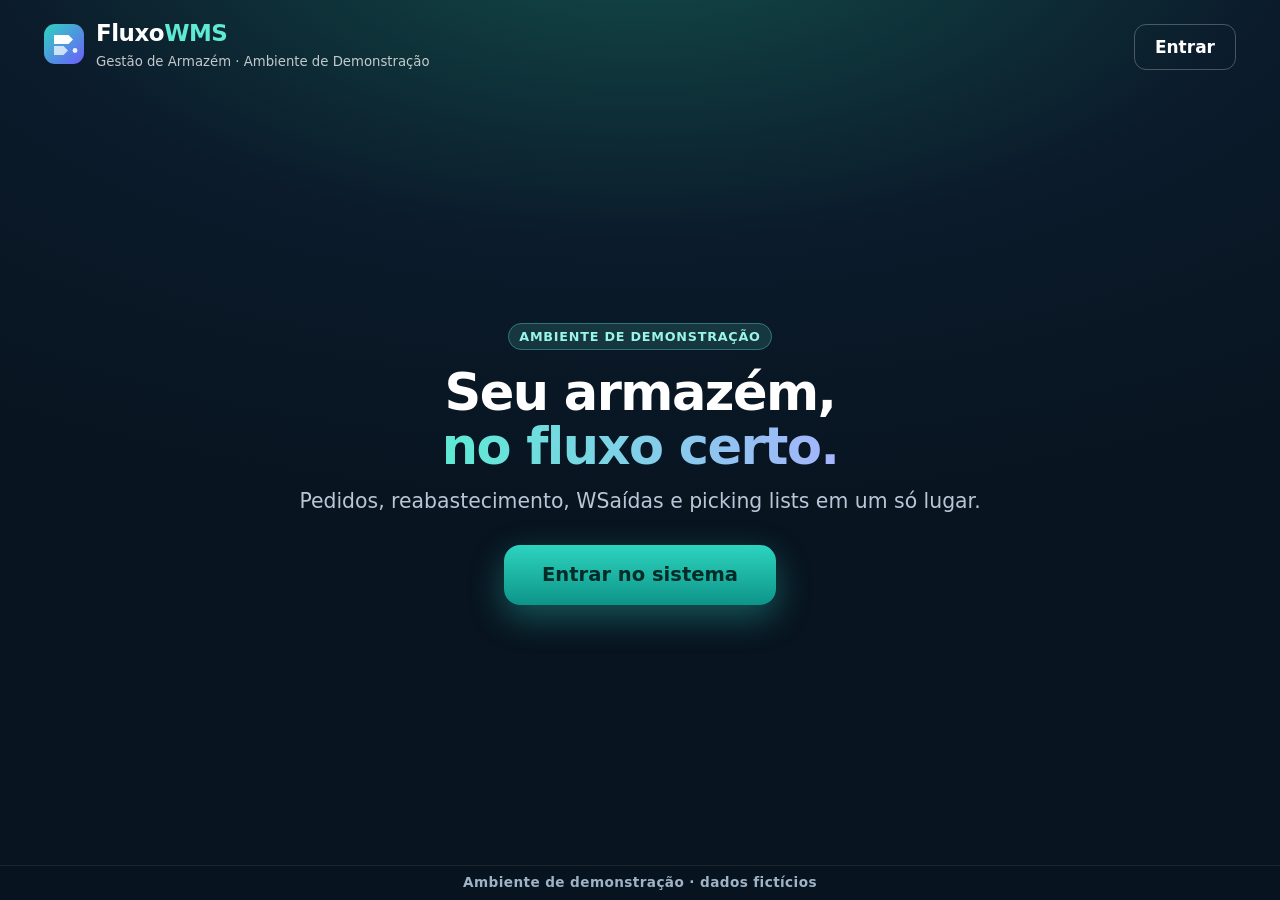
<file: simulador/index.html>
<!doctype html>
<html lang="pt-BR">
<head>
<meta charset="utf-8">
<meta name="viewport" content="width=device-width, initial-scale=1">
<title>FluxoWMS · Entrar</title>
<link rel="icon" href="favicon.svg">
<link rel="stylesheet" href="estilo.css">
</head>
<body class="tela-login">

<header class="login-topo">
  <a class="marca" href="index.html"><span id="logoTopo"></span>
    <span><span class="marca-nome">Fluxo<b>WMS</b></span><br><span class="marca-sub">Gestão de Armazém · Ambiente de Demonstração</span></span></a>
  <span class="espaco"></span>
  <a class="entrar-link" href="#" data-entrar>Entrar</a>
</header>

<main class="login-palco">
  <section class="login-heroi" id="heroi">
    <span class="chip-demo">Ambiente de demonstração</span>
    <h1>Seu armazém,<br><span>no fluxo certo.</span></h1>
    <p>Pedidos, reabastecimento, WSaídas e picking lists em um só lugar.</p>
    <a class="entrar-grande" href="#" data-entrar>Entrar no sistema</a>
  </section>

  <section class="login-cartao" id="cartaoLogin" hidden>
    <h3>Bem-vindo de volta</h3>
    <p>Qualquer usuário e senha funcionam nesta demonstração.</p>
    <form id="formLogin" action="#" method="post" autocomplete="off">
      <label class="campo"><span class="rotulo">Usuário</span>
        <input type="text" name="data[Usuario][login]" id="UsuarioLogin" placeholder="seu.usuario"></label>
      <label class="campo"><span class="rotulo">Senha</span>
        <input type="password" name="data[Usuario][senha]" id="UsuarioSenha" placeholder="••••••••"></label>
      <input type="submit" value="Login">
    </form>
  </section>
</main>

<script src="dados_demo.js"></script>
<script src="estado.js"></script>
<script src="app.js"></script>
<script>
  (function () {
    Estado.carregar();
    App.criarSobreposicoes();
    document.getElementById("logoTopo").innerHTML = App.logo(40);

    function mostrarLogin(ev) {
      if (ev) ev.preventDefault();
      document.getElementById("heroi").hidden = true;
      document.getElementById("cartaoLogin").hidden = false;
      setTimeout(function () { document.getElementById("UsuarioLogin").focus(); }, 50);
    }
    App.$$("[data-entrar]").forEach(function (a) { a.addEventListener("click", mostrarLogin); });

    document.getElementById("formLogin").addEventListener("submit", function (ev) {
      ev.preventDefault();
      const usuario = document.getElementById("UsuarioLogin").value.trim() || "usuario_demo";
      App.processar("Validando acesso…", function () {
        const d = Estado.dados;
        d.usuario = usuario;
        Estado.salvar();
        Estado.registrar("Login realizado · " + usuario, "info");
        try { sessionStorage.setItem("fluxowms.menuAberto", "0"); } catch (e) { }
        App.navegar("modulos.html", "Abrindo módulos…");
      }, 500, 900);
    });
  })();
</script>
</body>
</html>
</file>
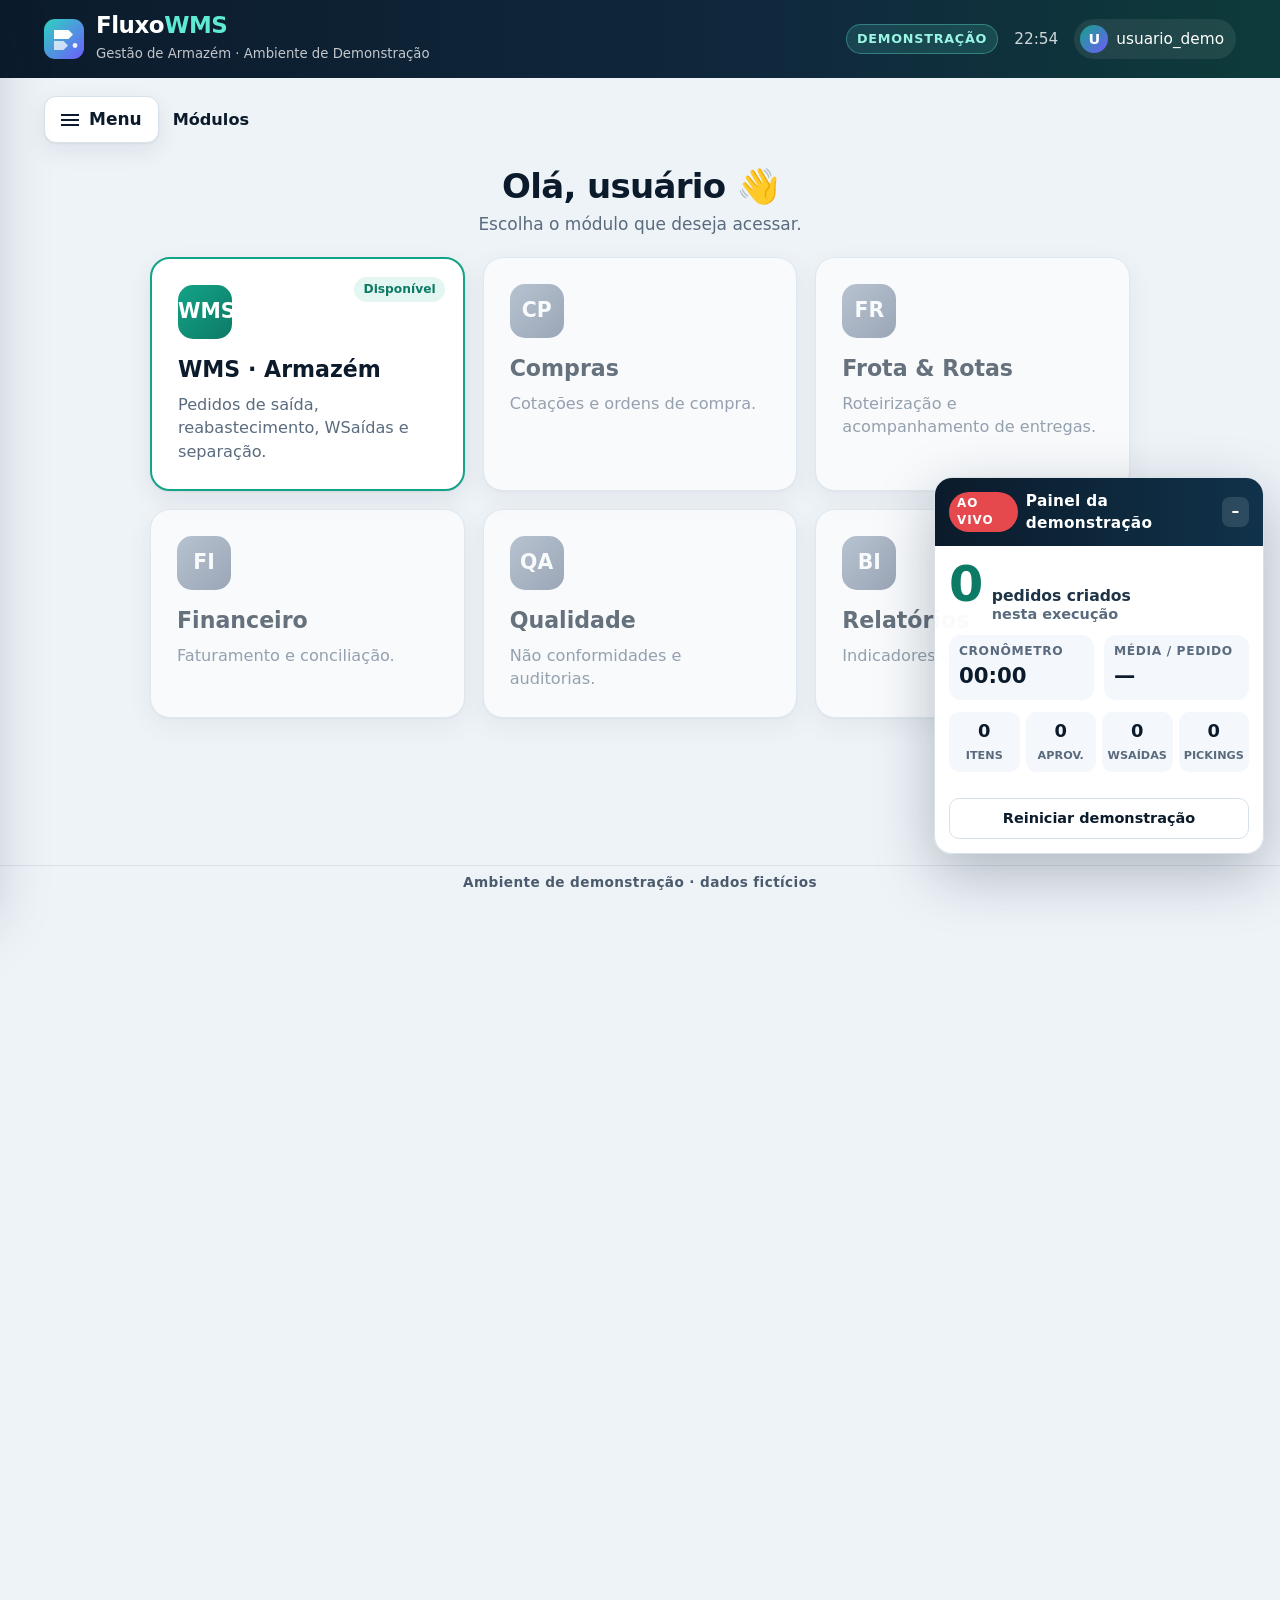
<file: simulador/modulos.html>
<!doctype html>
<html lang="pt-BR">
<head>
<meta charset="utf-8">
<meta name="viewport" content="width=device-width, initial-scale=1">
<title>FluxoWMS · Módulos</title>
<link rel="icon" href="favicon.svg">
<link rel="stylesheet" href="estilo.css">
</head>
<body>
<div class="topbar"></div>
<div id="menuOpendata" class="menu-lateral"></div>
<div class="menu-fundo"></div>
<div class="app">
  <div class="subbar"></div>
  <div class="conteudo">
    <div></div>
    <div></div>
    <div class="pagina">
      <div class="titulo-pagina">
        <h2>Olá, <span id="nomeUsuario">usuário</span> 👋</h2>
        <p>Escolha o módulo que deseja acessar.</p>
      </div>
      <div class="modulos">
        <div class="link-modulo destaque" link="/Homes/index/wms">
          <span class="ico">WMS</span>
          <h3>WMS · Armazém</h3>
          <p>Pedidos de saída, reabastecimento, WSaídas e separação.</p>
        </div>
        <div class="link-modulo bloqueado" link="/Homes/index/compras">
          <span class="ico">CP</span>
          <h3>Compras</h3>
          <p>Cotações e ordens de compra.</p>
        </div>
        <div class="link-modulo bloqueado" link="/Homes/index/frota">
          <span class="ico">FR</span>
          <h3>Frota &amp; Rotas</h3>
          <p>Roteirização e acompanhamento de entregas.</p>
        </div>
        <div class="link-modulo bloqueado" link="/Homes/index/financeiro">
          <span class="ico">FI</span>
          <h3>Financeiro</h3>
          <p>Faturamento e conciliação.</p>
        </div>
        <div class="link-modulo bloqueado" link="/Homes/index/qualidade">
          <span class="ico">QA</span>
          <h3>Qualidade</h3>
          <p>Não conformidades e auditorias.</p>
        </div>
        <div class="link-modulo bloqueado" link="/Homes/index/relatorios">
          <span class="ico">BI</span>
          <h3>Relatórios</h3>
          <p>Indicadores e exportações.</p>
        </div>
      </div>
    </div>
  </div>
</div>

<script src="dados_demo.js"></script>
<script src="estado.js"></script>
<script src="app.js"></script>
<script src="painel_demo.js"></script>
<script>
  App.iniciar({ atual: "", trilha: "<b>Módulos</b>" });
  document.getElementById("nomeUsuario").textContent = Estado.dados.usuario || "usuário";
  App.$$(".link-modulo").forEach(function (m) {
    m.addEventListener("click", function () {
      if (m.getAttribute("link").indexOf("/wms") >= 0) App.navegar("wms.html", "Abrindo o WMS…");
      else App.toast("Módulo fora do roteiro da demonstração.", "aviso", 2200);
    });
  });
</script>
</body>
</html>
</file>
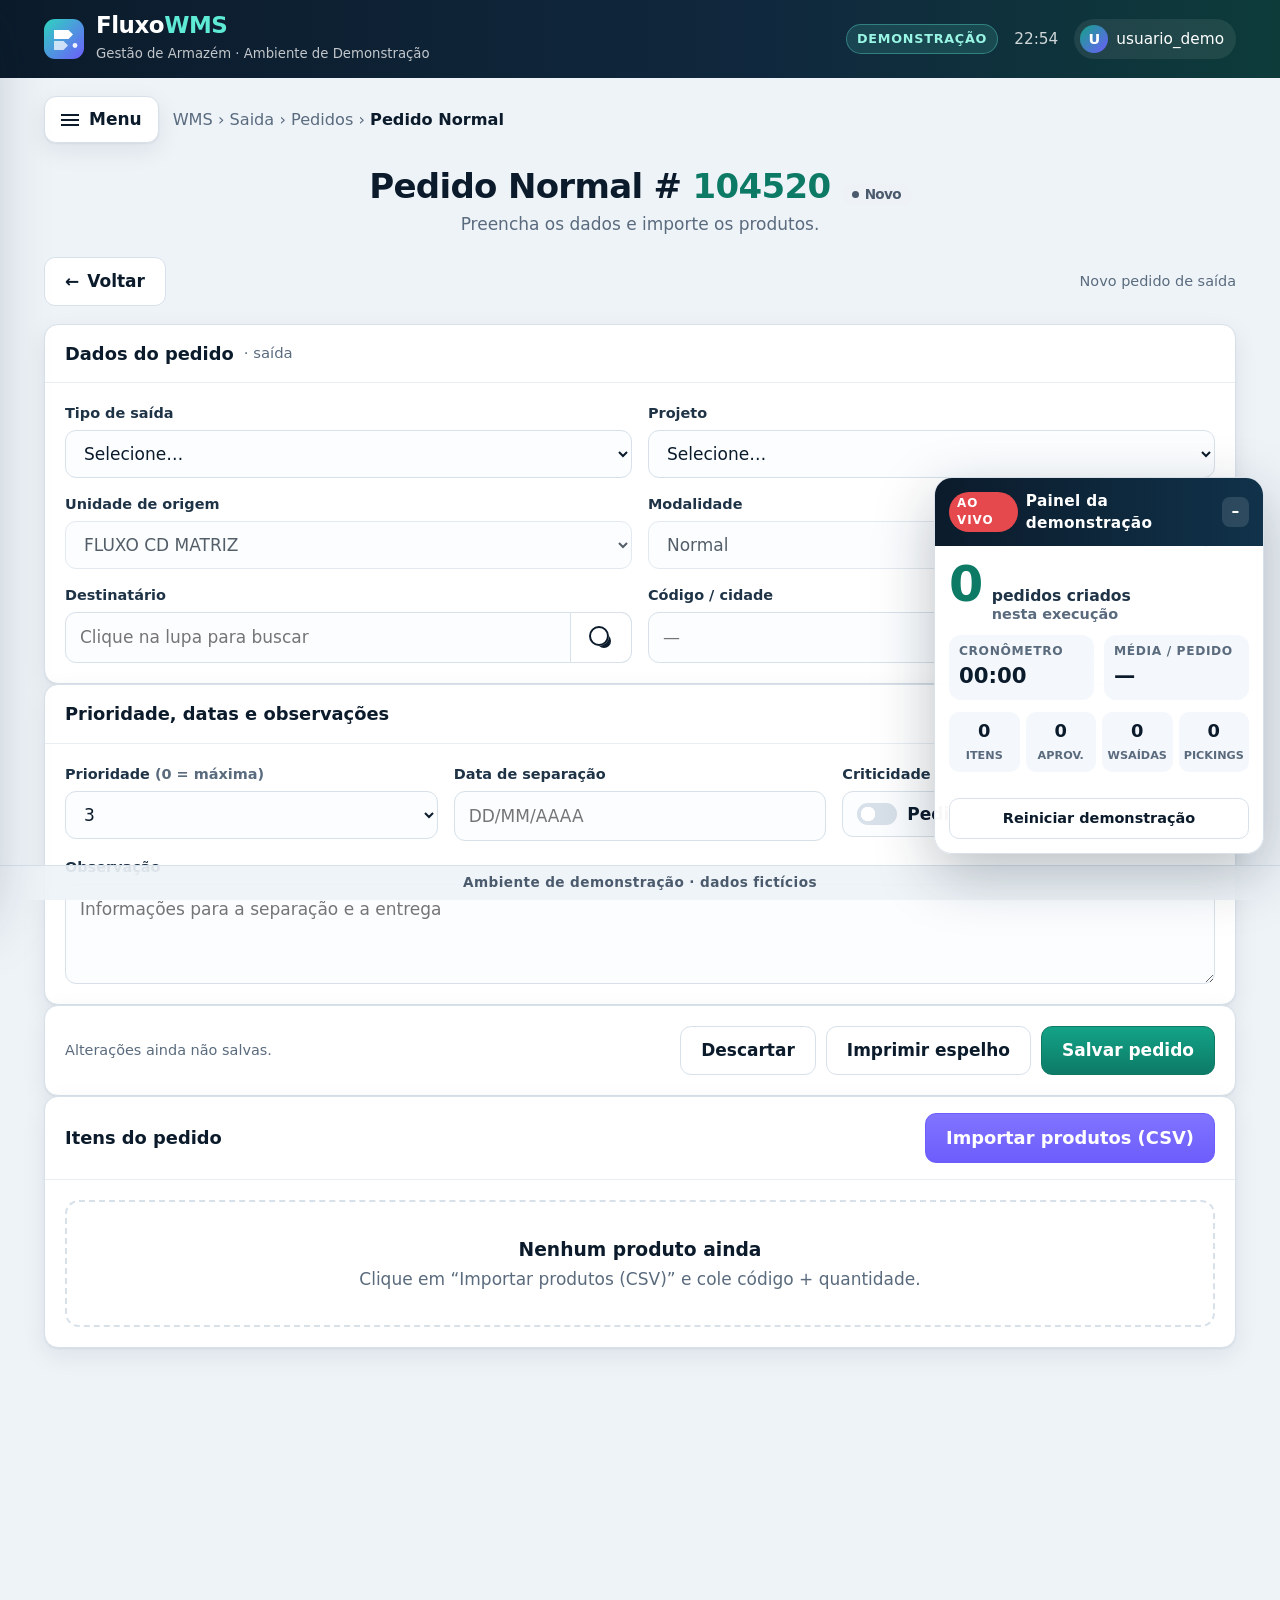
<file: simulador/pedido.html>
<!doctype html>
<html lang="pt-BR">
<head>
<meta charset="utf-8">
<meta name="viewport" content="width=device-width, initial-scale=1">
<title>FluxoWMS · Pedido Normal</title>
<link rel="icon" href="favicon.svg">
<link rel="stylesheet" href="estilo.css">
</head>
<body>
<!--
  Estrutura fixa: os robôs usam /html/body/div[6] (busca de destinatário),
  /html/body/div[16] (confirmação), /html/body/div[24] (importar produtos) e
  .../div[3]/div[4]/form/div[4]/div/div/div/div[3]/div[1]/div/button[3] (Salvar).
-->
<div class="topbar"></div>                                   <!-- body/div[1] -->
<div id="menuOpendata" class="menu-lateral"></div>          <!-- body/div[2] -->
<div class="menu-fundo"></div>                               <!-- body/div[3] -->
<div class="app">                                            <!-- body/div[4] -->
  <div class="subbar"></div>
  <div class="conteudo">
    <div></div>
    <div></div>
    <div class="pagina">                                     <!-- div[4]/div[2]/div[3] -->

      <div class="titulo-pagina">                            <!-- pagina/div[1] -->
        <h2 id="tituloPedido">Pedido Normal # <span id="badgePedido"></span></h2>
        <p id="subtituloPedido">Preencha os dados e importe os produtos.</p>
      </div>

      <div class="barra-acoes">                              <!-- pagina/div[2] -->
        <a class="btn voltar" id="btnVoltar" href="pedidos.html">Voltar</a>
        <span class="espaco"></span>
        <span class="dica" id="dicaModo"></span>
      </div>

      <div></div>                                            <!-- pagina/div[3] -->

      <div>                                                  <!-- pagina/div[4] -->
        <form id="formPedido" action="#" autocomplete="off">
          <div><input type="hidden" id="numeroPedido" value=""></div>          <!-- form/div[1] -->

          <div class="cartao">                                                  <!-- form/div[2] -->
            <div class="cartao-cab">Dados do pedido <small>· saída</small></div>
            <div id="collapseOne">
              <div class="cartao-corpo grade">
                <div class="grade g2">
                  <div class="campo"><label for="id_tipo_movimento">Tipo de saída</label><select id="id_tipo_movimento"></select></div>
                  <div class="campo"><label for="cod_wcliproj">Projeto</label><select id="cod_wcliproj"></select></div>
                </div>
                <div class="grade g2">
                  <div class="campo"><label>Unidade de origem</label><select id="cod_origem" disabled><option>FLUXO CD MATRIZ</option></select></div>
                  <div class="campo"><label>Modalidade</label><select disabled><option>Normal</option></select></div>
                </div>
                <div class="grade g2">
                  <div class="campo"><label for="destinatarioNome">Destinatário</label>
                    <div class="grupo-input"><input type="text" id="destinatarioNome" readonly placeholder="Clique na lupa para buscar"><span><button type="button" class="btn lupa" id="btnLupa" title="Buscar destinatário"></button></span></div>
                  </div>
                  <div class="campo"><label>Código / cidade</label><input type="text" id="destinatarioCodigo" readonly placeholder="—"></div>
                </div>
              </div>
            </div>
          </div>

          <div class="cartao">                                                  <!-- form/div[3] -->
            <div class="cartao-cab">Prioridade, datas e observações</div>
            <div class="cartao-corpo grade g3">
              <div class="campo"><label for="nprioridade_ped">Prioridade <small class="dica">(0 = máxima)</small></label>
                <select id="nprioridade_ped"><option>0</option><option>1</option><option>2</option><option selected>3</option><option>4</option><option>5</option></select></div>
              <div class="campo"><label for="dtseparacao_ped">Data de separação</label><input type="text" id="dtseparacao_ped" placeholder="DD/MM/AAAA" maxlength="10"></div>
              <div class="campo"><label>Criticidade</label><button type="button" id="bcritico_ped" class="alternador">Pedido crítico</button></div>
              <div class="campo col-todo" id="campoUrgente" hidden><label for="stexto_urgente_ped">Motivo da criticidade</label><input type="text" id="stexto_urgente_ped" placeholder="Descreva o motivo"></div>
              <div class="campo col-todo"><label for="mobs_ped">Observação</label><textarea id="mobs_ped" rows="3" placeholder="Informações para a separação e a entrega"></textarea></div>
            </div>
          </div>

          <div>                                                                  <!-- form/div[4] -->
            <div class="cartao">
              <div class="cartao-corpo">
                <div class="barra-acoes">
                  <div class="dica" id="infoSalvo">Alterações ainda não salvas.</div>
                  <div class="espaco"></div>
                  <div>
                    <div>
                      <div class="barra-acoes">
                        <button type="button" class="btn" id="btnCancelar">Descartar</button>
                        <button type="button" class="btn" id="btnImprimir">Imprimir espelho</button>
                        <button type="button" class="btn btn-pri" id="btnSalvar">Salvar pedido</button>
                      </div>
                    </div>
                  </div>
                </div>
              </div>
            </div>
          </div>

          <div class="cartao">                                                  <!-- form/div[5] -->
            <div class="cartao-cab">Itens do pedido <small id="contagemItens"></small><span style="flex:1"></span>
              <button type="button" class="btn btn-roxo" id="importarProdutosCSV">Importar produtos (CSV)</button></div>
            <div class="cartao-corpo" id="areaItens"></div>
          </div>
        </form>
      </div>
    </div>
  </div>
</div>

<!-- body/div[5]: reservado -->
<div class="slot"></div>

<!-- body/div[6]: busca de destinatário -->
<div class="ui-dialog largo" id="dlgDestinatario" role="dialog">
  <div class="ui-dialog-titlebar"><span class="ico">⌕</span>Buscar destinatário</div>
  <div class="ui-dialog-content">
    <div>
      <div>
        <form action="#" id="formBuscaDest" onsubmit="return false">
          <div class="dica" style="margin-bottom:10px">Digite o nome (ou parte) e clique em pesquisar.</div>
          <div>
            <div>
              <div class="grupo-input" style="gap:10px">
                <div style="flex:1"><input type="text" id="ncod_snome" placeholder="Nome do destinatário"></div>
                <div><button type="button" class="btn btn-pri" id="btnBuscarDest">Pesquisar</button></div>
              </div>
            </div>
          </div>
        </form>
      </div>
    </div>
    <div id="lista_itens_encontrados" style="margin-top:16px">
      <div>
        <table class="tabela">
          <thead><tr><th>Código</th><th>Destinatário</th><th>Cidade</th><th></th></tr></thead>
          <tbody id="resultadosDest"></tbody>
        </table>
      </div>
    </div>
  </div>
  <div class="ui-dialog-buttonpane"><div class="ui-dialog-buttonset"><button type="button" data-fechar>Fechar</button></div></div>
</div>

<!-- body/div[7] a div[15]: reservados -->
<div class="slot"></div><div class="slot"></div><div class="slot"></div><div class="slot"></div><div class="slot"></div>
<div class="slot"></div><div class="slot"></div><div class="slot"></div><div class="slot"></div>

<!-- body/div[16]: confirmação -->
<div class="ui-dialog" id="dlgConfirmar" role="dialog">
  <div class="ui-dialog-titlebar"><span class="ico">!</span><span id="tituloConfirmar">Atenção</span></div>
  <div class="ui-dialog-content"><p id="msgConfirmar"></p></div>
  <div class="ui-dialog-buttonpane"><div class="ui-dialog-buttonset"><button type="button" data-fechar>Cancelar</button><button type="button" class="btn-pri" id="okConfirmar"><span>OK</span></button></div></div>
</div>

<!-- body/div[17] a div[23]: reservados -->
<div class="slot"></div><div class="slot"></div><div class="slot"></div><div class="slot"></div><div class="slot"></div>
<div class="slot"></div><div class="slot"></div>

<!-- body/div[24]: importar produtos -->
<div class="ui-dialog largo" id="dlgImportar" role="dialog">
  <div class="ui-dialog-titlebar"><span class="ico">⇪</span>Importar produtos</div>
  <div class="ui-dialog-content">
    <p>Cole uma linha por produto no formato <b>código</b> ⭾ <b>quantidade</b> (como copiado da planilha).</p>
    <textarea id="produtos" rows="9" placeholder="20114&#9;30&#10;21336&#9;2"></textarea>
    <p class="dica" id="previaImport" style="margin-top:8px"></p>
  </div>
  <div class="ui-dialog-buttonpane"><div class="ui-dialog-buttonset"><button type="button" data-fechar>Cancelar</button><button type="button" class="btn-roxo" id="okImportar"><span>Importar</span></button></div></div>
</div>

<script src="dados_demo.js"></script>
<script src="estado.js"></script>
<script src="app.js"></script>
<script src="painel_demo.js"></script>
<script src="pagina_pedido.js"></script>
</body>
</html>
</file>
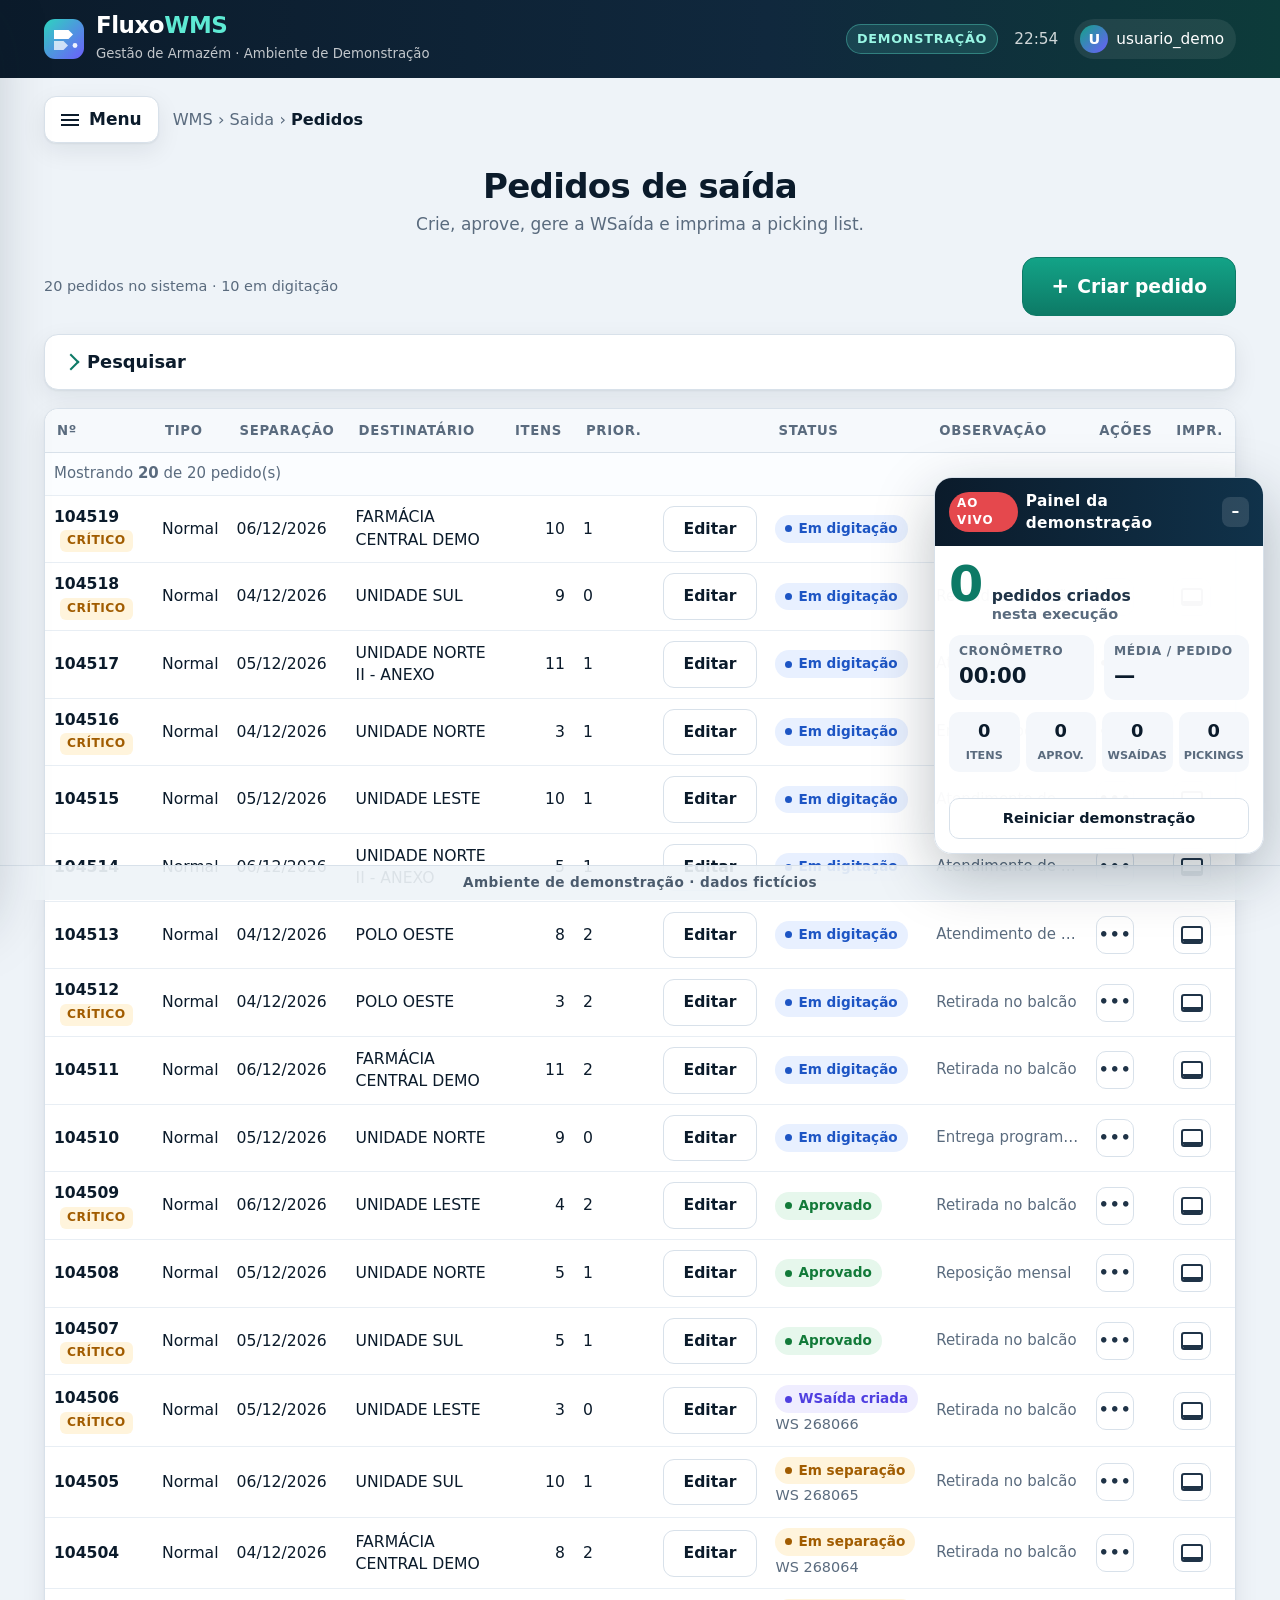
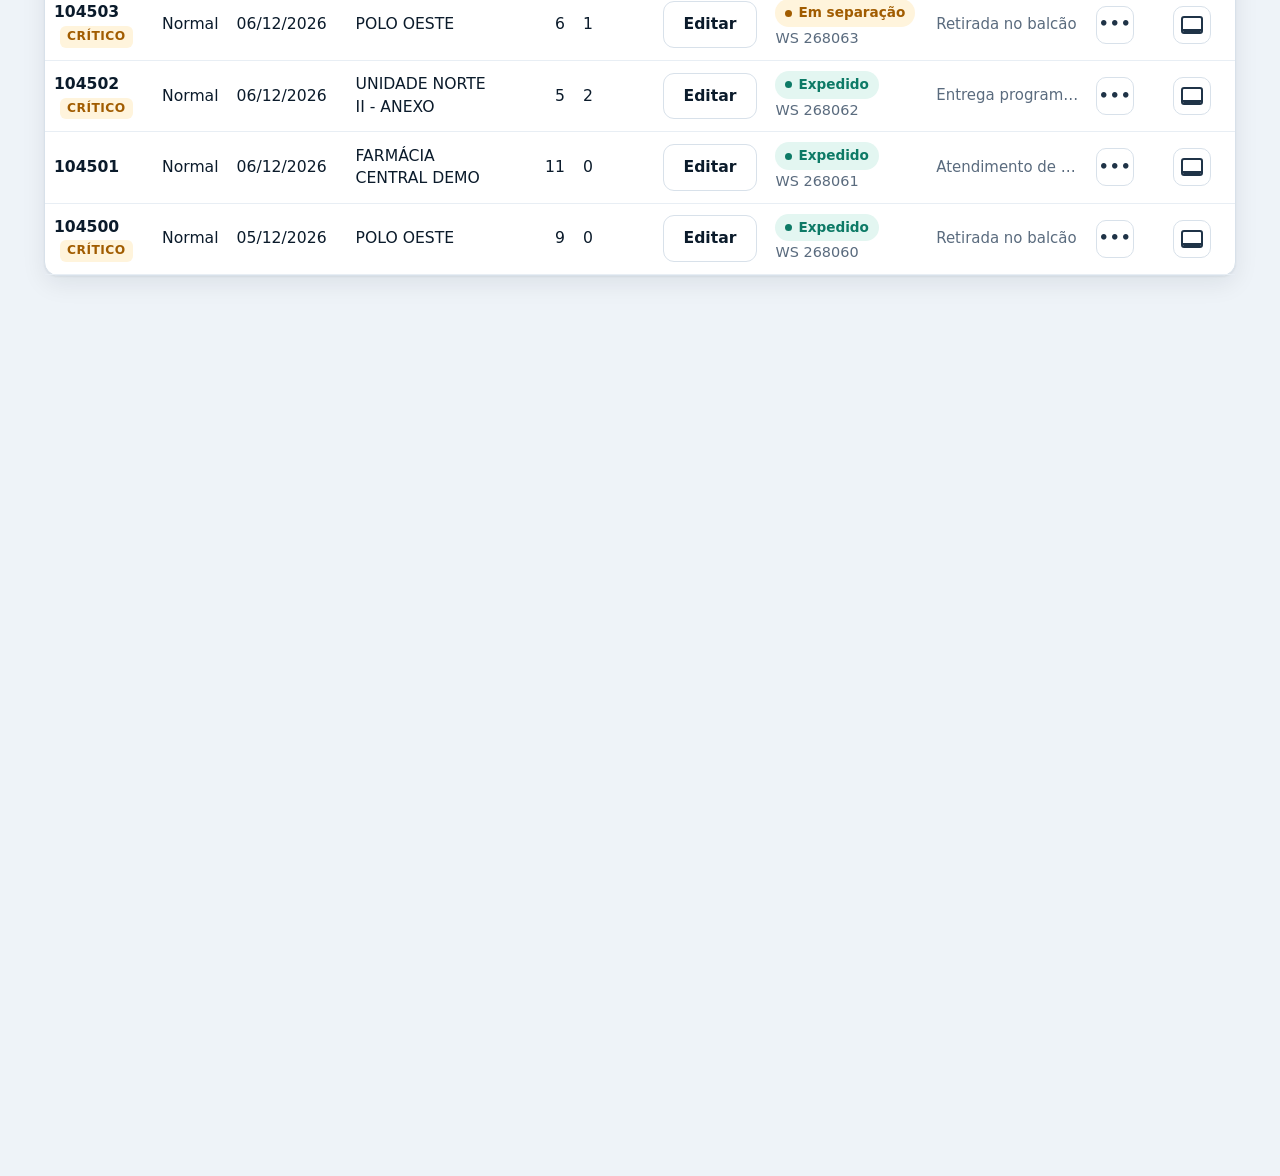
<file: simulador/pedidos.html>
<!doctype html>
<html lang="pt-BR">
<head>
<meta charset="utf-8">
<meta name="viewport" content="width=device-width, initial-scale=1">
<title>FluxoWMS · Pedidos de saída</title>
<link rel="icon" href="favicon.svg">
<link rel="stylesheet" href="estilo.css">
</head>
<body>
<!--
  ATENÇÃO: a ordem e a quantidade de <div> filhos diretos do <body> e a
  estrutura interna desta página reproduzem os XPaths absolutos usados pelos
  robôs (ex.: /html/body/div[4]/div[2]/div[3]/table/tbody/tr[4]/td[12]/div/span
  e os diálogos /html/body/div[15], div[16], div[19]). Não reordene.
-->
<div class="topbar"></div>                                   <!-- body/div[1] -->
<div id="menuOpendata" class="menu-lateral"></div>          <!-- body/div[2] -->
<div class="menu-fundo"></div>                               <!-- body/div[3] -->
<div class="app">                                            <!-- body/div[4] -->
  <div class="subbar"></div>                                 <!-- div[4]/div[1] -->
  <div class="conteudo">                                     <!-- div[4]/div[2] -->
    <div></div>
    <div></div>
    <div class="pagina">                                     <!-- div[4]/div[2]/div[3] -->

      <div class="titulo-pagina">                            <!-- pagina/div[1] -->
        <h2 id="tituloPagina">Pedidos de saída</h2>
        <p id="subtituloPagina">Crie, aprove, gere a WSaída e imprima a picking list.</p>
      </div>

      <div class="barra-acoes" id="barraCriar">              <!-- pagina/div[2] -->
        <span class="dica" id="dicaTopo"></span>
        <span class="espaco"></span>
        <span class="criar-caixa">
          <button type="button" id="dropdownCadastrarPedido" class="btn btn-pri btn-grande mais">Criar pedido</button>
          <div id="accordion">
            <div class="criar-wrap">
              <div class="menu-criar">
                <ul>
                  <li><a data-tipo="normal">Normal<small>Saída padrão para um destinatário</small></a></li>
                  <li><a data-tipo="urgente">Urgente<small>Atendimento no mesmo dia</small></a></li>
                  <li><a data-tipo="transferencia">Transferência<small>Entre unidades da rede</small></a></li>
                </ul>
              </div>
            </div>
          </div>
        </span>
      </div>

      <div class="filtros">                                  <!-- pagina/div[3] -->
        <div class="cartao" id="painelFiltro">               <!-- pagina/div[3]/div[1] -->
          <div class="filtro-cab">
            <h4><a id="lnkPesquisar">Pesquisar</a></h4>
            <span class="espaco"></span>
            <span class="dica" id="resumoFiltro"></span>
            <button type="button" class="fechar-filtro" id="btnFecharFiltro" title="Recolher filtros" hidden>×</button>
          </div>
          <form id="formFiltro" action="#" autocomplete="off">
            <div><input type="hidden" name="pagina" value="1"></div>
            <div class="filtro-corpo" id="corpoFiltro" hidden>
              <div>
                <div class="dica" style="padding-top:12px">Combine quantos filtros quiser e clique em <b>Filtrar</b>.</div>
                <div>
                  <fieldset class="grade g3">
                    <div class="campo"><label for="filtro_nnumero_ped">Número do pedido</label><div><div><input type="text" id="filtro_nnumero_ped" placeholder="Ex.: 104512"></div></div></div>
                    <div class="campo"><label>Tipo</label><div><div><select id="filtro_tipo"><option value="">Todos</option><option>Normal</option><option>Urgente</option><option>Transferência</option></select></div></div></div>
                    <div class="campo"><label>Status</label><div><div><select id="filtro_status"><option value="">Todos</option><option value="DIGITACAO">Em digitação</option><option value="APROVADO">Aprovado</option><option value="WSAIDA">WSaída criada</option><option value="SEPARACAO">Em separação</option><option value="EXPEDIDO">Expedido</option><option value="CANCELADO">Cancelado</option></select></div></div></div>
                    <div class="campo"><label>Destinatário</label><div><div><input type="text" id="filtro_destinatario" placeholder="Nome ou parte"></div></div></div>
                    <div class="campo"><label>Projeto</label><div><div><select id="filtro_projeto"><option value="">Todos</option></select></div></div></div>
                    <div class="campo"><label>Separação a partir de</label><div><div><input type="text" id="filtro_data_ini" placeholder="DD/MM/AAAA"></div></div></div>
                    <div class="campo"><label>Separação até</label><div><div><input type="text" id="filtro_data_fim" placeholder="DD/MM/AAAA"></div></div></div>
                    <div class="campo"><label>Prioridade</label><div><div><select id="filtro_prioridade"><option value="">Todas</option><option>0</option><option>1</option><option>2</option><option>3</option></select></div></div></div>
                    <div class="campo"><label for="filtro_mobs_ped">Observação contém</label><div><div><input type="text" id="filtro_mobs_ped" placeholder="Trecho da observação"></div></div></div>
                  </fieldset>
                  <fieldset hidden></fieldset>
                  <fieldset hidden></fieldset>
                  <fieldset hidden></fieldset>
                  <fieldset>
                    <div><div><div class="barra-acoes centro">
                      <button type="button" class="btn btn-pri" id="btnFiltrar">Filtrar</button>
                      <button type="button" class="btn" id="btnLimpar">Limpar filtros</button>
                    </div></div></div>
                  </fieldset>
                </div>
              </div>
            </div>
          </form>
        </div>
        <div class="barra-acoes" id="barraVoltar" hidden>    <!-- pagina/div[3]/div[2] -->
          <a class="btn voltar" id="btnVoltarWS">Voltar para a lista</a>
          <span class="espaco"></span>
          <span class="dica">Gerenciamento da WSaída</span>
        </div>
      </div>

      <div id="areaWSaida" hidden>                            <!-- pagina/div[4] -->
        <div id="conteudo_gerenciarwsaida" class="wsaida">
          <div id="collapseHeader" class="cartao">
            <div class="ws-cab">
              <div class="ws-bloco num-ws"><div class="rot">WSaída nº</div><div><div class="val" id="wsNumero"></div></div></div>
              <div class="ws-bloco"><div class="rot">Pedido</div><div><div class="val" id="wsPedido"></div></div></div>
              <div class="ws-bloco"><div class="rot">Destinatário</div><div><div class="val" id="wsDestino" style="font-size:1rem"></div></div></div>
              <div class="ws-bloco"><div class="rot">Itens</div><div><div class="val" id="wsItens"></div></div></div>
            </div>
          </div>
          <div class="pedido-info" id="wsInfo"></div>
          <div class="cartao">
            <div class="cartao-cab">Itens reservados para separação <small id="wsEnderecos"></small></div>
            <table class="tabela">
              <thead><tr><th>Endereço</th><th>Código</th><th>Descrição</th><th class="dir">Solicitado</th><th class="dir">Disponível</th><th>Situação</th></tr></thead>
              <tbody id="wsCorpo"></tbody>
            </table>
          </div>
          <div class="acao-ws"><button type="button" id="criar_wsaida" class="btn btn-roxo btn-grande" disabled>Criar WSaída</button></div>
          <div class="cartao ws-status">
            <div>
              <div id="wsAtendimento">Atendimento: —</div>
              <div class="barra"><i id="wsBarra"></i></div>
            </div>
          </div>
        </div>
      </div>

      <div></div>                                            <!-- pagina/div[5] -->

      <table id="table_results" class="tabela cartao">        <!-- pagina/table -->
        <thead>
          <tr>
            <th>Nº</th><th>Tipo</th><th>Separação</th><th>Destinatário</th><th class="col-proj">Projeto</th><th class="dir">Itens</th><th class="dir col-qtd">Qtd.</th>
            <th>Prior.</th><th></th><th>Status</th><th class="col-obs">Observação</th><th>Ações</th><th>Impr.</th>
          </tr>
        </thead>
        <tbody id="corpoTabela">
          <tr class="resumo"><td colspan="13" id="resumoTabela">Carregando…</td></tr>
          <tr class="resumo" id="linhaAtualizando" hidden><td colspan="13">Atualizando a lista…</td></tr>
          <tr class="vazio" id="linhaVazia" hidden><td colspan="13">Nenhum pedido encontrado com esses filtros.</td></tr>
        </tbody>
      </table>
    </div>
  </div>
</div>

<!-- body/div[5] a div[14]: posições reservadas (mantêm a numeração dos diálogos) -->
<div class="slot"></div><div class="slot"></div><div class="slot"></div><div class="slot"></div><div class="slot"></div>
<div class="slot"></div><div class="slot"></div><div class="slot"></div><div class="slot"></div><div class="slot"></div>

<!-- body/div[15]: código de segurança para criar a WSaída -->
<div class="ui-dialog" id="dlgCodigoWS" role="dialog">
  <div class="ui-dialog-titlebar"><span class="ico">#</span>Confirmar criação da WSaída</div>
  <div class="ui-dialog-content">
    <p>Por segurança, digite o código abaixo para confirmar.</p>
    <div class="codigo-seg"><label id="lbl_random"></label></div>
    <form action="#" onsubmit="return false"><div><input type="text" id="txt_random" placeholder="Digite o código" autocomplete="off"></div></form>
  </div>
  <div class="ui-dialog-buttonpane"><div class="ui-dialog-buttonset"><button type="button" data-fechar>Cancelar</button><button type="button" class="btn-roxo" id="okCodigoWS"><span>OK</span></button></div></div>
</div>

<!-- body/div[16]: confirmação genérica -->
<div class="ui-dialog" id="dlgConfirmar" role="dialog">
  <div class="ui-dialog-titlebar"><span class="ico">?</span><span id="tituloConfirmar">Confirmação</span></div>
  <div class="ui-dialog-content"><p id="msgConfirmar"></p></div>
  <div class="ui-dialog-buttonpane"><div class="ui-dialog-buttonset"><button type="button" data-fechar>Cancelar</button><button type="button" class="btn-pri" id="okConfirmar"><span>OK</span></button></div></div>
</div>

<!-- body/div[17]: formato do relatório (picking list) -->
<div class="ui-dialog" id="dlgRelatorio" role="dialog">
  <div class="ui-dialog-titlebar"><span class="ico">⎙</span>Picking list total</div>
  <div class="ui-dialog-content">
    <p id="msgRelatorio">Escolha o formato do relatório.</p>
    <div class="barra-acoes centro">
      <button type="button" class="btn btn-pri btn-grande" id="PDF">PDF</button>
      <button type="button" class="btn btn-grande" id="XLS">Excel</button>
      <button type="button" class="btn btn-grande" id="HTML">Tela</button>
    </div>
  </div>
  <div class="ui-dialog-buttonpane"><div class="ui-dialog-buttonset"><button type="button" data-fechar>Fechar</button></div></div>
</div>

<!-- body/div[18]: posição reservada -->
<div class="slot"></div>

<!-- body/div[19]: desaprovar pedido (justificativa) -->
<div class="ui-dialog" id="dlgDesaprovar" role="dialog">
  <div class="ui-dialog-titlebar"><span class="ico">↺</span>Desaprovar pedido</div>
  <div class="ui-dialog-content">
    <p id="msgDesaprovar">Informe a justificativa da desaprovação.</p>
    <form action="#" onsubmit="return false"><input type="text" id="txtJustificativa" placeholder="Justificativa" autocomplete="off"></form>
  </div>
  <div class="ui-dialog-buttonpane"><div class="ui-dialog-buttonset"><button type="button" data-fechar>Cancelar</button><button type="button" class="btn-pri" id="okDesaprovar">OK</button></div></div>
</div>

<script src="dados_demo.js"></script>
<script src="estado.js"></script>
<script src="app.js"></script>
<script src="painel_demo.js"></script>
<script src="pagina_pedidos.js"></script>
</body>
</html>
</file>
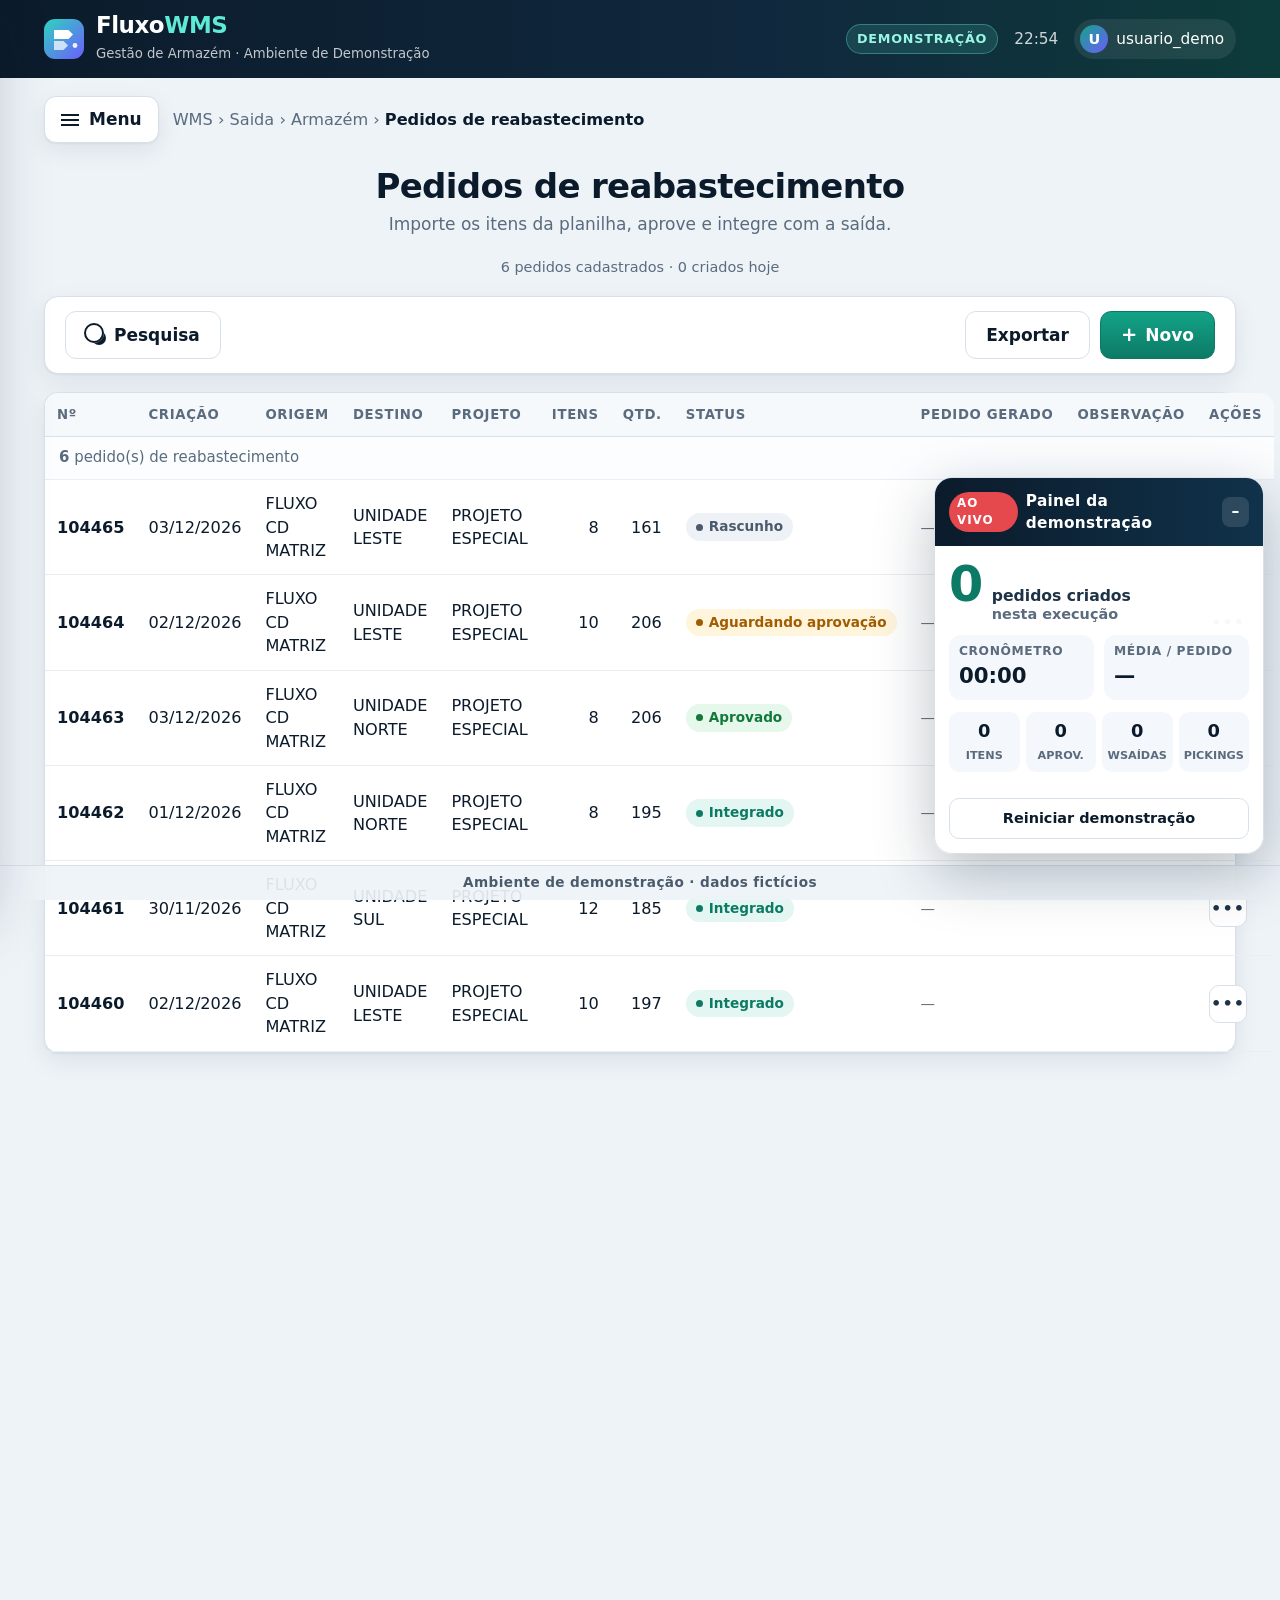
<file: simulador/reabastecimento.html>
<!doctype html>
<html lang="pt-BR">
<head>
<meta charset="utf-8">
<meta name="viewport" content="width=device-width, initial-scale=1">
<title>FluxoWMS · Pedidos de reabastecimento</title>
<link rel="icon" href="favicon.svg">
<link rel="stylesheet" href="estilo.css">
</head>
<body>
<!--
  Estrutura fixa usada pelos robôs: pagina/div[3]/div/div/div/div/a (Pesquisa),
  pagina/div[3]/div/div/div/a[2] (Novo), o formulário de busca em
  pagina/div[3]/div/div/form/... , a tabela em pagina/div[6]/div/table e o
  diálogo de código em /html/body/div[16].
-->
<div class="topbar"></div>                                   <!-- body/div[1] -->
<div id="menuOpendata" class="menu-lateral"></div>          <!-- body/div[2] -->
<div class="menu-fundo"></div>                               <!-- body/div[3] -->
<div class="app">                                            <!-- body/div[4] -->
  <div class="subbar"></div>
  <div class="conteudo">
    <div></div>
    <div></div>
    <div class="pagina">                                     <!-- div[4]/div[2]/div[3] -->
      <div class="titulo-pagina">                            <!-- pagina/div[1] -->
        <h2>Pedidos de reabastecimento</h2>
        <p>Importe os itens da planilha, aprove e integre com a saída.</p>
      </div>

      <div class="barra-acoes centro"><span class="dica" id="dicaTopo"></span></div>   <!-- pagina/div[2] -->

      <div>                                                  <!-- pagina/div[3] -->
        <div class="cartao" id="painelBusca">                <!-- A -->
          <div>                                              <!-- B -->
            <div class="filtro-cab">                         <!-- X -->
              <div><a id="lnkPesquisa" class="btn lupa">Pesquisa</a></div>
              <span class="espaco"></span>
              <a class="btn" id="btnExportar">Exportar</a>
              <a class="btn btn-pri mais" id="btnNovo">Novo</a>
            </div>
            <form id="formBusca" action="#" autocomplete="off">
              <div><input type="hidden" name="pagina" value="1"></div>
              <div class="filtro-corpo" id="corpoBusca" hidden>
                <div>
                  <div>
                    <fieldset>
                      <div class="grade g3">
                        <div class="campo"><label>Status</label><select id="busca_status"><option value="">Todos</option><option value="RASCUNHO">Rascunho</option><option value="AGUARDANDO">Aguardando aprovação</option><option value="APROVADO">Aprovado</option><option value="INTEGRADO">Integrado</option></select></div>
                        <div class="campo"><label for="busca_numero">Número do pedido</label><div><input type="text" id="busca_numero" placeholder="Ex.: 104522"></div></div>
                        <div class="campo"><label>Data de criação (de / até)</label><div><div class="grade g2"><div><input type="text" id="busca_data_de" placeholder="DD/MM/AAAA"></div><div><input type="text" id="busca_data_ate" placeholder="DD/MM/AAAA"></div></div></div></div>
                      </div>
                      <div style="margin-top:16px"><div><div class="barra-acoes centro">
                        <button type="button" class="btn" id="btnLimparBusca">Limpar</button>
                        <button type="button" class="btn btn-pri" id="btnPesquisar">Pesquisar</button>
                      </div></div></div>
                    </fieldset>
                  </div>
                </div>
              </div>
            </form>
          </div>
        </div>
      </div>

      <div></div>                                            <!-- pagina/div[4] -->
      <div></div>                                            <!-- pagina/div[5] -->

      <div>                                                  <!-- pagina/div[6] -->
        <div class="cartao">
          <table class="tabela" id="tabelaReab">
            <thead><tr><th>Nº</th><th>Criação</th><th>Origem</th><th>Destino</th><th>Projeto</th><th class="dir">Itens</th><th class="dir">Qtd.</th><th>Status</th><th>Pedido gerado</th><th>Observação</th><th>Ações</th></tr></thead>
            <tbody id="corpoReab">
              <tr class="resumo"><td colspan="11" id="resumoReab">Carregando…</td></tr>
            </tbody>
          </table>
        </div>
      </div>
    </div>
  </div>
</div>

<!-- body/div[5] a div[15]: reservados -->
<div class="slot"></div><div class="slot"></div><div class="slot"></div><div class="slot"></div><div class="slot"></div><div class="slot"></div>
<div class="slot"></div><div class="slot"></div><div class="slot"></div><div class="slot"></div><div class="slot"></div>

<!-- body/div[16]: código de aprovação -->
<div class="ui-dialog" id="dlgCodigo" role="dialog">
  <div class="ui-dialog-titlebar"><span class="ico">#</span><span id="tituloCodigo">Confirmação</span></div>
  <div class="ui-dialog-content">
    <p id="msgCodigo"></p>
    <div class="codigo-seg"><label id="lbl_random"></label></div>
    <form action="#" onsubmit="return false"><div><input type="text" id="txtCodigo" placeholder="Digite o código" autocomplete="off"></div></form>
  </div>
  <div class="ui-dialog-buttonpane"><div class="ui-dialog-buttonset"><button type="button" data-fechar>Cancelar</button><button type="button" class="btn-pri" id="okCodigo"><span>OK</span></button></div></div>
</div>

<script src="dados_demo.js"></script>
<script src="estado.js"></script>
<script src="app.js"></script>
<script src="painel_demo.js"></script>
<script src="pagina_reabastecimento.js"></script>
</body>
</html>
</file>
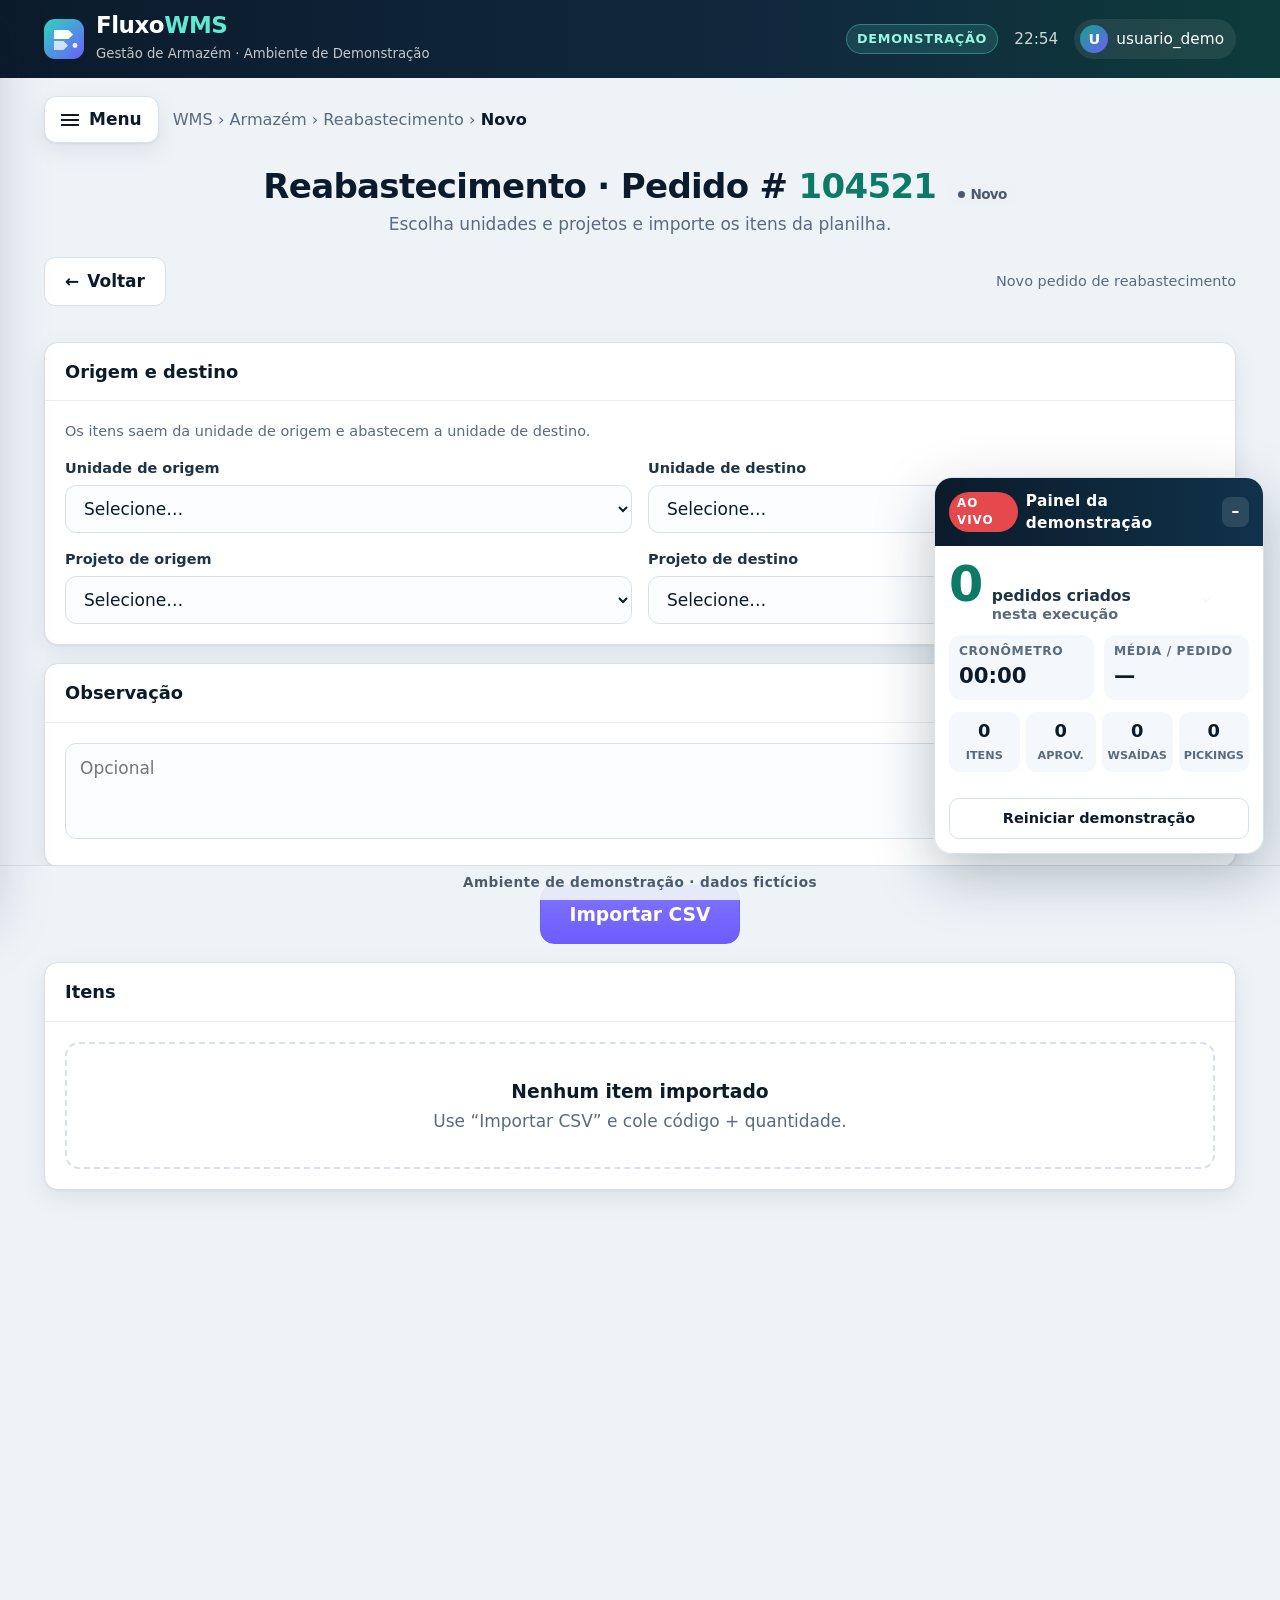
<file: simulador/reabastecimento_novo.html>
<!doctype html>
<html lang="pt-BR">
<head>
<meta charset="utf-8">
<meta name="viewport" content="width=device-width, initial-scale=1">
<title>FluxoWMS · Novo reabastecimento</title>
<link rel="icon" href="favicon.svg">
<link rel="stylesheet" href="estilo.css">
<style>
  #formReab { display: flex; flex-direction: column; gap: 18px; }
  #formReab > div:nth-child(5) { order: 4; }
  #formReab > div:nth-child(4) { order: 5; }
</style>
</head>
<body>
<!--
  Estrutura fixa usada pelos robôs: título em pagina/div[1]/h2, selects em
  pagina/div[4]/form/div[2]/div/div/div[2]/div/div[2|3]/div[1|2]/div/select,
  botão em pagina/div[4]/form/div[5]/div/button, diálogo de importação em
  /html/body/div[6] e confirmação em /html/body/div[15].
-->
<div class="topbar"></div>                                   <!-- body/div[1] -->
<div id="menuOpendata" class="menu-lateral"></div>          <!-- body/div[2] -->
<div class="menu-fundo"></div>                               <!-- body/div[3] -->
<div class="app">                                            <!-- body/div[4] -->
  <div class="subbar"></div>
  <div class="conteudo">
    <div></div>
    <div></div>
    <div class="pagina">                                     <!-- div[4]/div[2]/div[3] -->
      <div class="titulo-pagina">                            <!-- pagina/div[1] -->
        <h2 id="tituloReab">Reabastecimento · Pedido # </h2>
        <p id="subtituloReab">Escolha unidades e projetos e importe os itens da planilha.</p>
      </div>

      <div class="barra-acoes">                              <!-- pagina/div[2] -->
        <a class="btn voltar" id="btnVoltar" href="reabastecimento.html">Voltar</a>
        <span class="espaco"></span>
        <span class="dica">Novo pedido de reabastecimento</span>
      </div>

      <div></div>                                            <!-- pagina/div[3] -->

      <div>                                                  <!-- pagina/div[4] -->
        <form id="formReab" action="#" autocomplete="off">
          <div><input type="hidden" id="numeroReab"></div>                               <!-- form/div[1] -->
          <div class="cartao">                                                            <!-- form/div[2] -->
            <div>
              <div>
                <div class="cartao-cab">Origem e destino</div>
                <div class="cartao-corpo">
                  <div class="grade">
                    <div class="dica">Os itens saem da unidade de origem e abastecem a unidade de destino.</div>
                    <div class="grade g2">
                      <div class="campo"><label>Unidade de origem</label><div><select id="reab_origem"></select></div></div>
                      <div class="campo"><label>Unidade de destino</label><div><select id="reab_destino"></select></div></div>
                    </div>
                    <div class="grade g2">
                      <div class="campo"><label>Projeto de origem</label><div><select id="reab_proj_origem"></select></div></div>
                      <div class="campo"><label>Projeto de destino</label><div><select id="reab_proj_destino"></select></div></div>
                    </div>
                  </div>
                </div>
              </div>
            </div>
          </div>
          <div class="cartao">                                                            <!-- form/div[3] -->
            <div class="cartao-cab">Observação</div>
            <div class="cartao-corpo"><textarea id="reab_obs" rows="2" placeholder="Opcional"></textarea></div>
          </div>
          <div class="cartao">                                                            <!-- form/div[4] -->
            <div class="cartao-cab">Itens <small id="contagemItens"></small></div>
            <div class="cartao-corpo" id="areaItens"></div>
          </div>
          <div>                                                                           <!-- form/div[5] -->
            <div class="barra-acoes centro"><button type="button" class="btn btn-roxo btn-grande" id="btnImportarCSV">Importar CSV</button></div>
          </div>
        </form>
      </div>
    </div>
  </div>
</div>

<!-- body/div[5]: reservado -->
<div class="slot"></div>

<!-- body/div[6]: importar itens -->
<div class="ui-dialog largo" id="dlgImportar" role="dialog">
  <div class="ui-dialog-titlebar"><span class="ico">⇪</span>Importar itens</div>
  <div class="ui-dialog-content">
    <div>
      <div>
        <form action="#" onsubmit="return false">
          <div><p>Cole uma linha por item: <b>código</b> ⭾ <b>quantidade</b>.</p></div>
          <div><div><div><div><div><textarea id="itensReab" rows="10" placeholder="20114&#9;30"></textarea></div></div></div></div></div>
        </form>
        <p class="dica" id="previaImport"></p>
      </div>
    </div>
  </div>
  <div class="ui-dialog-buttonpane"><div class="ui-dialog-buttonset"><button type="button" class="btn-roxo" id="okImportar"><span>Importar</span></button><button type="button" data-fechar>Cancelar</button></div></div>
</div>

<!-- body/div[7] a div[14]: reservados -->
<div class="slot"></div><div class="slot"></div><div class="slot"></div><div class="slot"></div>
<div class="slot"></div><div class="slot"></div><div class="slot"></div><div class="slot"></div>

<!-- body/div[15]: confirmação -->
<div class="ui-dialog" id="dlgConfirmar" role="dialog">
  <div class="ui-dialog-titlebar"><span class="ico">!</span>Atenção</div>
  <div class="ui-dialog-content"><p>Ao importar os itens, <b>as unidades e os projetos não poderão mais ser modificados</b>. Deseja continuar?</p></div>
  <div class="ui-dialog-buttonpane"><div class="ui-dialog-buttonset"><button type="button" data-fechar>Cancelar</button><button type="button" class="btn-pri" id="okConfirmar"><span>OK</span></button></div></div>
</div>

<script src="dados_demo.js"></script>
<script src="estado.js"></script>
<script src="app.js"></script>
<script src="painel_demo.js"></script>
<script src="pagina_reab_novo.js"></script>
</body>
</html>
</file>
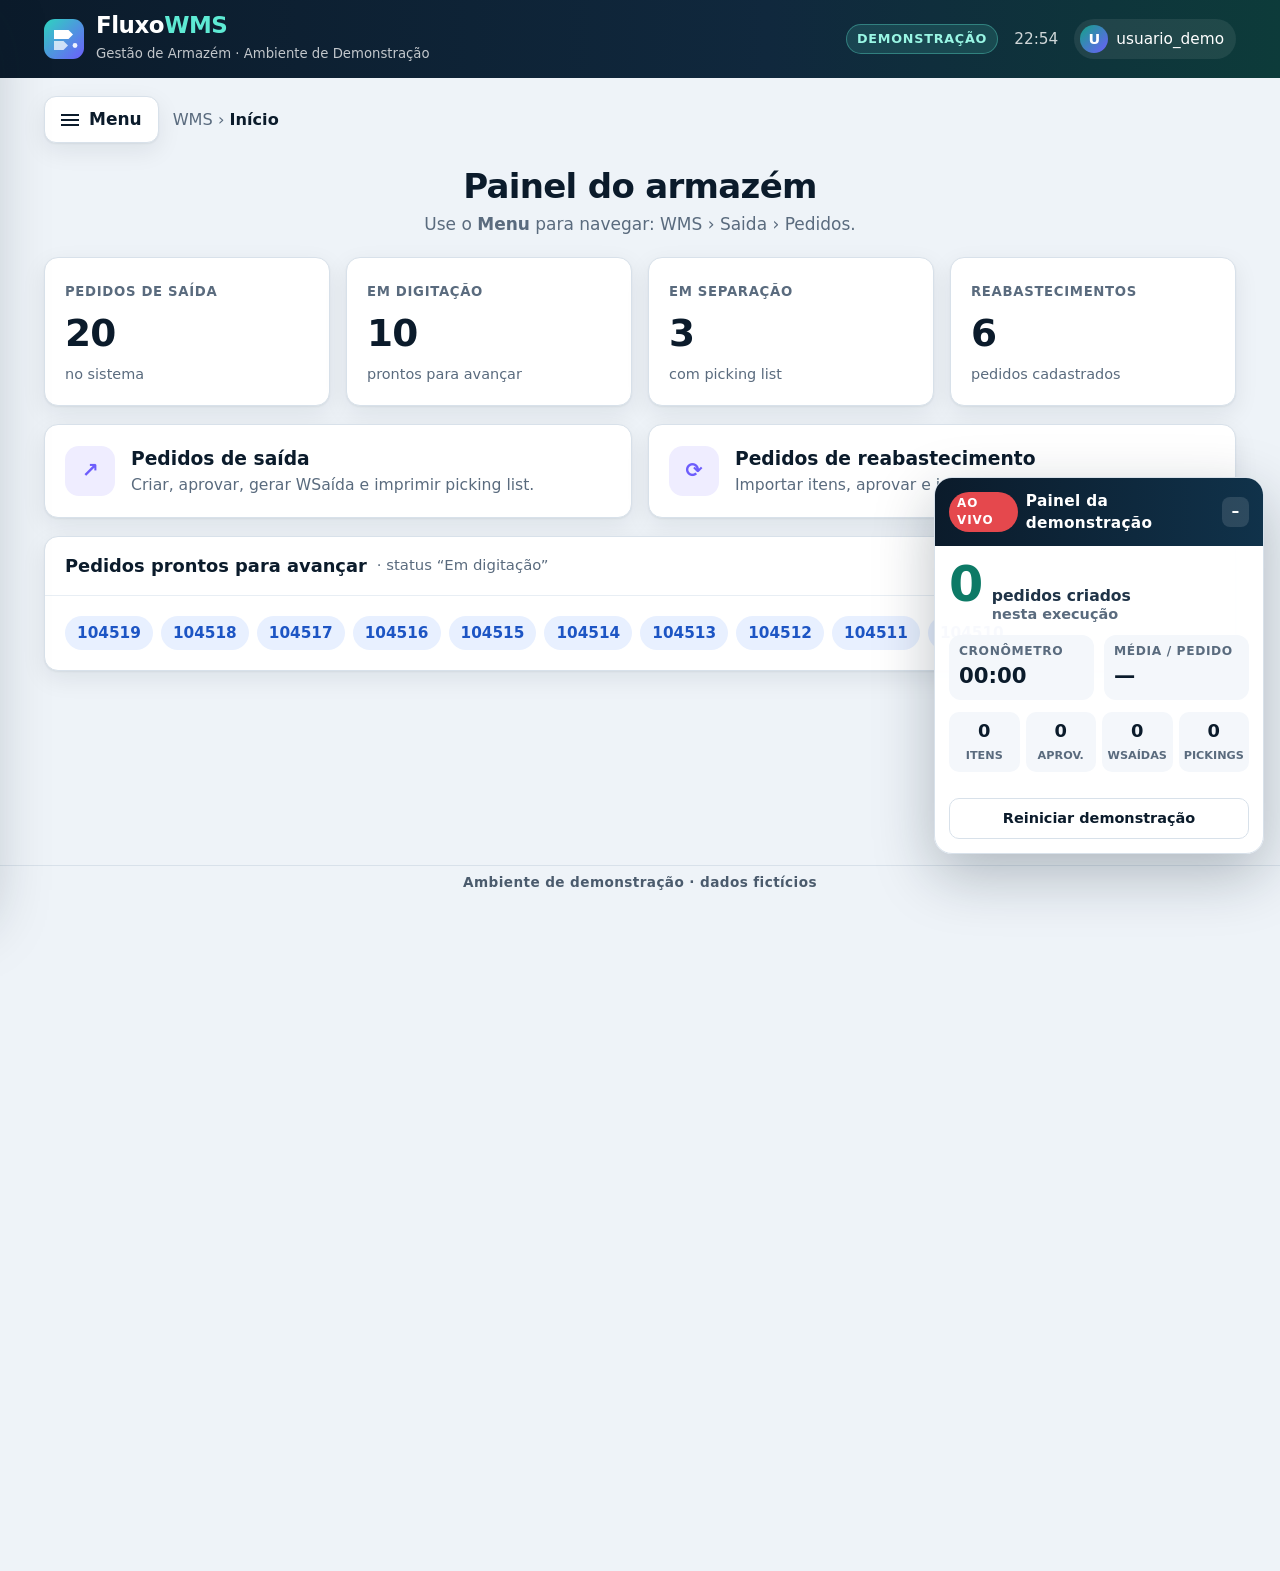
<file: simulador/wms.html>
<!doctype html>
<html lang="pt-BR">
<head>
<meta charset="utf-8">
<meta name="viewport" content="width=device-width, initial-scale=1">
<title>FluxoWMS · Início</title>
<link rel="icon" href="favicon.svg">
<link rel="stylesheet" href="estilo.css">
</head>
<body>
<div class="topbar"></div>
<div id="menuOpendata" class="menu-lateral"></div>
<div class="menu-fundo"></div>
<div class="app">
  <div class="subbar"></div>
  <div class="conteudo">
    <div></div>
    <div></div>
    <div class="pagina">
      <div class="titulo-pagina">
        <h2>Painel do armazém</h2>
        <p>Use o <b>Menu</b> para navegar: WMS › Saida › Pedidos.</p>
      </div>
      <div class="kpis">
        <div class="cartao kpi"><small>Pedidos de saída</small><b id="kpiPedidos">0</b><span>no sistema</span></div>
        <div class="cartao kpi"><small>Em digitação</small><b id="kpiDigitacao">0</b><span>prontos para avançar</span></div>
        <div class="cartao kpi"><small>Em separação</small><b id="kpiSeparacao">0</b><span>com picking list</span></div>
        <div class="cartao kpi"><small>Reabastecimentos</small><b id="kpiReabs">0</b><span>pedidos cadastrados</span></div>
      </div>
      <div class="atalhos">
        <a class="cartao atalho" href="pedidos.html"><span class="ico">↗</span><span><h4>Pedidos de saída</h4><p>Criar, aprovar, gerar WSaída e imprimir picking list.</p></span></a>
        <a class="cartao atalho" href="reabastecimento.html"><span class="ico">⟳</span><span><h4>Pedidos de reabastecimento</h4><p>Importar itens, aprovar e integrar com a saída.</p></span></a>
      </div>
      <div class="cartao">
        <div class="cartao-cab">Pedidos prontos para avançar <small>· status “Em digitação”</small></div>
        <div class="cartao-corpo"><div class="pilulas" id="prontos"></div></div>
      </div>
    </div>
  </div>
</div>

<script src="dados_demo.js"></script>
<script src="estado.js"></script>
<script src="app.js"></script>
<script src="painel_demo.js"></script>
<script>
  App.iniciar({ atual: "inicio", trilha: "WMS › <b>Início</b>" });
  function desenhar() {
    const ps = Estado.pedidos();
    document.getElementById("kpiPedidos").textContent = ps.length;
    document.getElementById("kpiDigitacao").textContent = ps.filter(function (p) { return p.status === "DIGITACAO"; }).length;
    document.getElementById("kpiSeparacao").textContent = ps.filter(function (p) { return p.status === "SEPARACAO"; }).length;
    document.getElementById("kpiReabs").textContent = Estado.reabs().length;
    const prontos = ps.filter(function (p) { return p.status === "DIGITACAO"; }).sort(function (a, b) { return b.numero - a.numero; });
    document.getElementById("prontos").innerHTML = prontos.length
      ? prontos.slice(0, 24).map(function (p) { return '<span class="pilula">' + p.numero + "</span>"; }).join("")
      : '<span class="dica">Nenhum pedido em digitação.</span>';
  }
  desenhar();
  document.addEventListener("estado-mudou", desenhar);
</script>
</body>
</html>
</file>
<file: simulador/estilo.css>
/* =====================================================================
   FluxoWMS · estilo.css
   Visual próprio, pensado para gravação de vídeo: fonte grande,
   contraste alto, conteúdo centralizado (funciona em corte 9:16).
   ===================================================================== */

:root {
  --tinta: #0b1b2b;
  --tinta-2: #1f3347;
  --suave: #5a6b7e;
  --linha: #d8e1ea;
  --linha-2: #e8eef4;
  --fundo: #eef3f8;
  --cartao: #ffffff;
  --pri: #0d7a66;
  --pri-2: #13a387;
  --pri-claro: #e3f6f1;
  --roxo: #6d5dfc;
  --roxo-claro: #efedff;
  --ambar: #f59e0b;
  --ambar-claro: #fff4dc;
  --erro: #e5484d;
  --erro-claro: #fdecec;
  --ok: #16a34a;
  --ok-claro: #e6f7ec;
  --azul: #2f6fed;
  --azul-claro: #e8f0ff;
  --raio: 14px;
  --sombra: 0 1px 2px rgba(11, 27, 43, .06), 0 8px 24px rgba(11, 27, 43, .08);
  --sombra-forte: 0 20px 60px rgba(11, 27, 43, .28);
  --fonte: "Segoe UI", "Segoe UI Variable", system-ui, -apple-system, Roboto, "Helvetica Neue", Arial, sans-serif;
  color-scheme: light;
}

* { box-sizing: border-box; }
html { font-size: 17px; }
body {
  margin: 0;
  font-family: var(--fonte);
  color: var(--tinta);
  background: var(--fundo);
  line-height: 1.45;
  -webkit-font-smoothing: antialiased;
  min-height: 100vh;
}
a { color: var(--pri); text-decoration: none; cursor: pointer; }
button, input, select, textarea { font: inherit; color: inherit; }
[hidden] { display: none !important; }
.slot { display: none !important; }          /* posições reservadas de diálogos */

/* ---------------- barra superior (body/div[1]) ---------------- */
.topbar {
  background: linear-gradient(90deg, #0b1b2b 0%, #10283d 60%, #0d3b3a 100%);
  color: #fff;
}
.topbar-in {
  max-width: 1240px; margin: 0 auto; padding: 14px 24px;
  display: flex; align-items: center; gap: 16px;
}
.marca { display: flex; align-items: center; gap: 12px; color: #fff; }
.marca svg { width: 40px; height: 40px; flex: none; }
.marca-nome { font-weight: 800; font-size: 1.35rem; letter-spacing: -.02em; line-height: 1; }
.marca-nome b { color: #5eead4; font-weight: 800; }
.marca-sub { font-size: .78rem; opacity: .75; margin-top: 3px; }
.topbar .espaco { flex: 1; }
.chip-demo {
  font-size: .75rem; font-weight: 700; letter-spacing: .06em; text-transform: uppercase;
  padding: 5px 10px; border-radius: 999px; background: rgba(94, 234, 212, .14); color: #99f6e4;
  border: 1px solid rgba(94, 234, 212, .35);
}
.chip-usuario {
  display: flex; align-items: center; gap: 8px; font-size: .9rem;
  padding: 6px 12px 6px 6px; border-radius: 999px; background: rgba(255, 255, 255, .08);
}
.chip-usuario i {
  width: 28px; height: 28px; border-radius: 50%; display: grid; place-items: center;
  background: linear-gradient(135deg, var(--pri-2), var(--roxo)); font-style: normal; font-weight: 700; font-size: .85rem;
}
.relogio { font-variant-numeric: tabular-nums; opacity: .8; font-size: .9rem; }

/* ---------------- área principal (body/div[4]) ---------------- */
.app { max-width: 1240px; margin: 0 auto; padding: 0 24px 100vh; }   /* folga: qualquer elemento pode rolar até o topo (o robô usa scrollIntoView) */
.subbar { display: flex; align-items: center; gap: 14px; padding: 18px 0 6px; }
.menu-anchor-opendata {
  display: inline-flex; align-items: center; gap: 10px; cursor: pointer; user-select: none;
  padding: 10px 16px; border-radius: 12px; background: var(--cartao); border: 1px solid var(--linha);
  font-weight: 600; box-shadow: var(--sombra);
}
.menu-anchor-opendata::before {
  content: ""; width: 18px; height: 12px;
  background: linear-gradient(var(--tinta) 0 0) top/100% 2px no-repeat,
              linear-gradient(var(--tinta) 0 0) center/100% 2px no-repeat,
              linear-gradient(var(--tinta) 0 0) bottom/100% 2px no-repeat;
}
.menu-anchor-opendata:hover { border-color: var(--pri-2); }
.trilha { color: var(--suave); font-size: .95rem; }
.trilha b { color: var(--tinta); font-weight: 600; }
.conteudo > div:nth-child(1):empty, .conteudo > div:nth-child(2):empty { display: none; }

/* ---------------- página (body/div[4]/div[2]/div[3]) ---------------- */
.pagina { display: flex; flex-direction: column; gap: 18px; padding-top: 8px; }
.pagina > div:empty { display: none; }
.titulo-pagina { text-align: center; padding: 10px 0 2px; }
.titulo-pagina h2 { margin: 0; font-size: 2rem; letter-spacing: -.02em; line-height: 1.15; }
.titulo-pagina p { margin: 6px 0 0; color: var(--suave); }
.titulo-pagina .num { color: var(--pri); }

.cartao {
  background: var(--cartao); border: 1px solid var(--linha); border-radius: var(--raio);
  box-shadow: var(--sombra);
}
.cartao-cab {
  display: flex; align-items: center; gap: 10px; padding: 16px 20px; border-bottom: 1px solid var(--linha-2);
  font-weight: 700; font-size: 1.05rem;
}
.cartao-cab small { font-weight: 500; color: var(--suave); }
.cartao-corpo { padding: 20px; }

/* ---------------- botões ---------------- */
.btn {
  display: inline-flex; align-items: center; justify-content: center; gap: 8px;
  padding: 11px 20px; border-radius: 11px; border: 1px solid var(--linha);
  background: var(--cartao); color: var(--tinta); font-weight: 600; cursor: pointer;
  transition: transform .08s ease, box-shadow .15s ease, background .15s;
  white-space: nowrap;
}
.btn:hover { box-shadow: var(--sombra); }
.btn:active { transform: translateY(1px); }
.btn-pri { background: linear-gradient(180deg, var(--pri-2), var(--pri)); color: #fff; border-color: var(--pri); }
.btn-roxo { background: linear-gradient(180deg, #8174ff, var(--roxo)); color: #fff; border-color: var(--roxo); }
.btn-perigo { background: var(--erro); color: #fff; border-color: var(--erro); }
.btn-fantasma { background: transparent; border-color: transparent; }
.btn[disabled] { opacity: .45; cursor: not-allowed; box-shadow: none; }
.btn-grande { padding: 15px 28px; font-size: 1.1rem; border-radius: 14px; }
a.voltar::before { content: "←"; font-weight: 700; }
.mais::before { content: "+"; font-weight: 800; font-size: 1.15em; line-height: 1; }

/* ---------------- formulários ---------------- */
.campo { display: flex; flex-direction: column; gap: 6px; min-width: 0; }
.campo > label, .rotulo { font-size: .85rem; font-weight: 600; color: var(--tinta-2); }
input[type=text], input[type=password], input:not([type]), select, textarea {
  width: 100%; padding: 12px 14px; border-radius: 11px; border: 1.5px solid var(--linha);
  background: #fbfdff; outline: none; transition: border-color .15s, box-shadow .15s;
}
textarea { resize: vertical; min-height: 96px; }
input:focus, select:focus, textarea:focus { border-color: var(--pri-2); box-shadow: 0 0 0 4px rgba(19, 163, 135, .15); background: #fff; }
.grade { display: grid; gap: 16px; }
.g2 { grid-template-columns: repeat(2, minmax(0, 1fr)); }
.g3 { grid-template-columns: repeat(3, minmax(0, 1fr)); }
.g4 { grid-template-columns: repeat(4, minmax(0, 1fr)); }
.col-2 { grid-column: span 2; }
.col-todo { grid-column: 1 / -1; }
@media (max-width: 820px) { .g2, .g3, .g4 { grid-template-columns: 1fr; } .col-2 { grid-column: auto; } }
.grupo-input { display: flex; gap: 0; }
.grupo-input input { border-top-right-radius: 0; border-bottom-right-radius: 0; }
.grupo-input > span { display: flex; }
.grupo-input > span .btn { border-top-left-radius: 0; border-bottom-left-radius: 0; border-left: 0; }
.lupa::before { content: ""; width: 16px; height: 16px; border: 2.5px solid currentColor; border-radius: 50%; box-shadow: 5px 5px 0 -3px currentColor; transform: translate(-2px, -2px); }
.dica { font-size: .85rem; color: var(--suave); }

.alternador {
  display: inline-flex; align-items: center; gap: 10px; cursor: pointer; user-select: none;
  padding: 10px 14px; border-radius: 11px; border: 1.5px solid var(--linha); background: #fbfdff; font-weight: 600;
}
.alternador::before {
  content: ""; width: 40px; height: 22px; border-radius: 999px; background: var(--linha);
  box-shadow: inset 0 0 0 2px var(--linha); transition: background .2s;
  background-image: radial-gradient(circle at 11px 50%, #fff 7px, transparent 7.5px);
}
.alternador.ligado { border-color: var(--ambar); background: var(--ambar-claro); color: #8a5300; }
.alternador.ligado::before { background-color: var(--ambar); background-image: radial-gradient(circle at 29px 50%, #fff 7px, transparent 7.5px); }

/* ---------------- filtros ---------------- */
.filtro-cab { display: flex; align-items: center; gap: 10px; padding: 14px 20px; }
.filtro-cab h4 { margin: 0; font-size: 1.05rem; }
.filtro-cab h4 a { color: var(--tinta); display: inline-flex; align-items: center; gap: 10px; }
.filtro-cab h4 a::before { content: ""; width: 10px; height: 10px; border-right: 2.5px solid var(--pri); border-bottom: 2.5px solid var(--pri); transform: rotate(-45deg); transition: transform .2s; }
.aberto .filtro-cab h4 a::before { transform: rotate(45deg); }
.filtro-cab .espaco { flex: 1; }
.filtro-corpo { padding: 4px 20px 20px; border-top: 1px solid var(--linha-2); }
.filtro-corpo fieldset { border: 0; padding: 0; margin: 14px 0 0; min-width: 0; }
.fechar-filtro { width: 34px; height: 34px; border-radius: 9px; border: 1px solid var(--linha); background: #fff; cursor: pointer; font-size: 1.1rem; line-height: 1; color: var(--suave); }
.barra-acoes { display: flex; flex-wrap: wrap; gap: 10px; align-items: center; }
.barra-acoes .espaco { flex: 1; }
.centro { justify-content: center; }

/* ---------------- tabelas ---------------- */
.tabela-caixa { overflow-x: auto; }
table.tabela { width: 100%; border-collapse: separate; border-spacing: 0; font-size: .95rem; }
.tabela thead th {
  text-align: left; font-size: .78rem; text-transform: uppercase; letter-spacing: .05em; color: var(--suave);
  padding: 12px 12px; background: #f6f9fc; border-bottom: 1px solid var(--linha); white-space: nowrap;
}
.tabela thead th:first-child { border-top-left-radius: var(--raio); }
.tabela thead th:last-child { border-top-right-radius: var(--raio); }
.tabela td { padding: 12px; border-bottom: 1px solid var(--linha-2); vertical-align: middle; }
.tabela tbody tr.linha:hover td { background: #f8fbfe; }
.tabela tr.resumo td { background: #fbfdff; color: var(--suave); font-size: .88rem; padding: 10px 14px; }
.tabela tr.vazio td { text-align: center; color: var(--suave); padding: 36px; font-size: 1.05rem; }
.tabela tr.esqueleto td { padding: 18px; }
.tabela tr.esqueleto td::after { content: ""; display: block; height: 14px; border-radius: 7px; background: linear-gradient(90deg, #edf2f7 0%, #f7fafc 50%, #edf2f7 100%); background-size: 200% 100%; animation: brilho 1.1s linear infinite; }
@keyframes brilho { from { background-position: 200% 0; } to { background-position: -200% 0; } }
.tabela .n { font-weight: 700; font-variant-numeric: tabular-nums; }
.tabela .obs { max-width: 240px; color: var(--suave); font-size: .88rem; white-space: nowrap; overflow: hidden; text-overflow: ellipsis; }
.tabela .dir { text-align: right; }
.tabela tr.novo td { animation: realce 2.2s ease; }
@keyframes realce { 0% { background: #d6f5ec; } 100% { background: transparent; } }

/* etiqueta de status */
.st { display: inline-flex; align-items: center; gap: 6px; padding: 4px 10px; border-radius: 999px; font-size: .8rem; font-weight: 700; white-space: nowrap; }
.st::before { content: ""; width: 7px; height: 7px; border-radius: 50%; background: currentColor; }
.st-cinza { background: #eef2f6; color: #4b5b6d; }
.st-verde { background: var(--ok-claro); color: #127a39; }
.st-roxo { background: var(--roxo-claro); color: #4f3fe0; }
.st-ambar { background: var(--ambar-claro); color: #a15c00; }
.st-azul { background: var(--azul-claro); color: #1d55c4; }
.st-teal { background: var(--pri-claro); color: var(--pri); }
.st-vermelho { background: var(--erro-claro); color: #b4252a; }
.critico { display: inline-block; font-size: .72rem; font-weight: 800; color: #a15c00; background: var(--ambar-claro); padding: 2px 7px; border-radius: 6px; margin-left: 6px; letter-spacing: .04em; }

/* menus de ação dentro da tabela (td > div > span + ul) */
.acoes { position: relative; display: inline-block; }
.acoes > span {
  display: inline-grid; place-items: center; width: 38px; height: 38px; border-radius: 10px; cursor: pointer;
  border: 1px solid var(--linha); background: #fff; font-weight: 800; letter-spacing: 1px; color: var(--tinta-2);
}
.acoes > span:hover, .acoes.aberta > span { border-color: var(--pri-2); color: var(--pri); box-shadow: 0 0 0 4px rgba(19, 163, 135, .12); }
.acoes.impressao > span::before { content: ""; width: 18px; height: 14px; border: 2.5px solid currentColor; border-radius: 3px; box-shadow: inset 0 -5px 0 -2px currentColor; }
.acoes > ul {
  display: none; position: absolute; right: 0; top: 44px; z-index: 30; min-width: 250px; margin: 0; padding: 6px;
  list-style: none; background: #fff; border: 1px solid var(--linha); border-radius: 12px; box-shadow: var(--sombra-forte);
}
.acoes.aberta > ul { display: block; animation: surgir .14s ease; }
.acoes > ul li a { display: block; padding: 10px 12px; border-radius: 8px; color: var(--tinta); font-size: .95rem; white-space: nowrap; }
.acoes > ul li a:hover { background: var(--pri-claro); color: var(--pri); }
.acoes > ul li a.inativo { color: #9aa8b6; }
.acoes > ul li a.destaque { font-weight: 700; color: var(--pri); }
.acoes > ul li.sep { height: 1px; background: var(--linha-2); margin: 4px 6px; }
@keyframes surgir { from { transform: translateY(-4px); } to { transform: none; } }

/* ---------------- menu lateral (body/div[2]) ---------------- */
.menu-lateral {
  position: fixed; top: 0; left: 0; bottom: 0; width: 330px; z-index: 60; background: #0f2233; color: #dbe6f0;
  transform: translateX(-105%); transition: transform .25s ease; display: flex; flex-direction: column;
  box-shadow: var(--sombra-forte);
}
.menu-lateral.aberto { transform: none; }
.menu-cab { display: flex; align-items: center; justify-content: space-between; padding: 18px 18px 14px; border-bottom: 1px solid rgba(255, 255, 255, .08); }
.menu-cab .marca-nome { font-size: 1.15rem; }
#closeMenuOpendata span {
  display: grid; place-items: center; width: 38px; height: 38px; border-radius: 10px; cursor: pointer;
  background: rgba(255, 255, 255, .08); font-size: 1.5rem; line-height: 1;
}
#closeMenuOpendata span:hover { background: rgba(255, 255, 255, .16); }
.list-group { padding: 12px; overflow-y: auto; display: flex; flex-direction: column; gap: 2px; }
.list-group-item { display: flex; align-items: center; gap: 10px; padding: 11px 14px; border-radius: 10px; color: #dbe6f0; font-weight: 500; }
.list-group-item:hover { background: rgba(255, 255, 255, .07); color: #fff; }
.list-group-item.grupo { font-weight: 700; color: #fff; }
.list-group-item.grupo::after { content: ""; margin-left: auto; width: 8px; height: 8px; border-right: 2px solid #7fa2bf; border-bottom: 2px solid #7fa2bf; transform: rotate(-45deg); transition: transform .2s; }
.list-group-item.grupo.expandido::after { transform: rotate(45deg); }
.list-group-item.atual { background: rgba(94, 234, 212, .14); color: #5eead4; font-weight: 700; }
.list-group-item.em-breve { opacity: .55; }
.sub { display: none; flex-direction: column; gap: 2px; padding-left: 14px; border-left: 1px dashed rgba(255, 255, 255, .12); margin-left: 16px; }
.sub.expandido { display: flex; }
.menu-rodape { margin-top: auto; padding: 14px 18px; font-size: .8rem; color: #7f96ab; border-top: 1px solid rgba(255, 255, 255, .08); }
.menu-fundo { position: fixed; inset: 0; background: rgba(11, 27, 43, .35); z-index: 55; display: none; }
.menu-fundo.aberto { display: block; }

/* ---------------- diálogos (jQuery-UI like) ---------------- */
.ui-dialog {
  display: none; position: fixed; z-index: 90; left: 50%; top: 14vh; transform: translateX(-50%);
  width: min(560px, calc(100vw - 32px)); background: #fff; border-radius: 18px; box-shadow: var(--sombra-forte);
  overflow: hidden;
}
.ui-dialog.aberto { display: block; animation: dialogo .16s ease; }
.ui-dialog.largo { width: min(760px, calc(100vw - 32px)); }
@keyframes dialogo { from { transform: translateX(-50%) scale(.97); } to { transform: translateX(-50%) scale(1); } }
.ui-dialog-titlebar { display: flex; align-items: center; gap: 12px; padding: 18px 22px; font-weight: 800; font-size: 1.15rem; border-bottom: 1px solid var(--linha-2); }
.ui-dialog-titlebar .ico { width: 36px; height: 36px; border-radius: 10px; display: grid; place-items: center; background: var(--pri-claro); color: var(--pri); font-weight: 900; }
.ui-dialog-content { padding: 20px 22px; }
.ui-dialog-content p { margin: 0 0 12px; }
.ui-dialog-buttonpane { padding: 14px 22px 20px; }
.ui-dialog-buttonset { display: flex; justify-content: flex-end; gap: 10px; }
.ui-dialog-buttonset button { padding: 11px 22px; border-radius: 11px; border: 1px solid var(--linha); background: #fff; font-weight: 700; cursor: pointer; }
.ui-dialog-buttonset button.btn-pri { background: linear-gradient(180deg, var(--pri-2), var(--pri)); color: #fff; border-color: var(--pri); }
.ui-dialog-buttonset button.btn-roxo { background: linear-gradient(180deg, #8174ff, var(--roxo)); color: #fff; border-color: var(--roxo); }
.codigo-seg {
  display: flex; align-items: center; justify-content: center; gap: 14px; margin: 6px 0 16px; padding: 16px;
  border-radius: 14px; background: repeating-linear-gradient(135deg, #f4f7fb 0 10px, #eef3f8 10px 20px); border: 1px dashed var(--linha);
}
.codigo-seg label { font-family: Consolas, "Cascadia Mono", monospace; font-size: 2rem; font-weight: 800; letter-spacing: .3em; color: var(--tinta); }
.tremer { animation: tremer .35s ease; }
@keyframes tremer { 20%, 60% { transform: translateX(calc(-50% - 8px)); } 40%, 80% { transform: translateX(calc(-50% + 8px)); } }

#veu { position: fixed; inset: 0; background: rgba(11, 27, 43, .45); z-index: 85; display: none; backdrop-filter: blur(2px); }
#veu.aberto { display: block; }

/* ---------------- carregamento, toasts, faixa demo ---------------- */
#barraProgresso { position: fixed; top: 0; left: 0; height: 4px; width: 0; z-index: 200; background: linear-gradient(90deg, var(--pri-2), var(--roxo)); pointer-events: none; opacity: 0; transition: opacity .2s; }
#barraProgresso.ativa { opacity: 1; animation: progresso 1.2s ease-out forwards; }
@keyframes progresso { from { width: 0; } to { width: 88%; } }
#cartaoCarregando {
  position: fixed; left: 50%; top: 42%; transform: translate(-50%, -50%); z-index: 150; pointer-events: none;
  display: none; align-items: center; gap: 14px; padding: 16px 22px; border-radius: 16px; background: rgba(11, 27, 43, .88);
  color: #fff; font-weight: 600; box-shadow: var(--sombra-forte);
}
#cartaoCarregando.ativo { display: flex; }
#cartaoCarregando i { width: 22px; height: 22px; border-radius: 50%; border: 3px solid rgba(255, 255, 255, .25); border-top-color: #5eead4; animation: gira .7s linear infinite; }
@keyframes gira { to { transform: rotate(360deg); } }

#toasts { position: fixed; top: 18px; left: 50%; transform: translateX(-50%); z-index: 180; display: flex; flex-direction: column; gap: 10px; align-items: center; pointer-events: none; width: min(560px, calc(100vw - 32px)); }
.toast {
  display: flex; align-items: center; gap: 12px; padding: 14px 18px; border-radius: 14px; background: #fff; box-shadow: var(--sombra-forte);
  font-weight: 600; border-left: 6px solid var(--pri-2); width: 100%; animation: toastEntra .3s cubic-bezier(.2, .9, .3, 1.3);
}
.toast b { color: var(--pri); }
.toast.erro { border-left-color: var(--erro); }
.toast.aviso { border-left-color: var(--ambar); }
.toast.roxo { border-left-color: var(--roxo); }
.toast .ico { width: 30px; height: 30px; border-radius: 50%; display: grid; place-items: center; background: var(--pri-claro); color: var(--pri); font-weight: 900; flex: none; }
.toast.erro .ico { background: var(--erro-claro); color: var(--erro); }
.toast.aviso .ico { background: var(--ambar-claro); color: #a15c00; }
.toast.roxo .ico { background: var(--roxo-claro); color: var(--roxo); }
.toast.sai { animation: toastSai .3s ease forwards; }
@keyframes toastEntra { from { transform: translateY(-16px) scale(.96); } to { transform: none; } }
@keyframes toastSai { to { transform: translateY(-12px); opacity: 0; } }

footer.faixa-demo {
  position: fixed; left: 0; right: 0; bottom: 0; z-index: 40; pointer-events: none; text-align: center;
  padding: 7px 12px; font-size: .8rem; font-weight: 600; letter-spacing: .03em; color: #4b5b6d;
  background: rgba(238, 243, 248, .92); border-top: 1px solid var(--linha);
}

/* ---------------- celebração ao criar pedido ---------------- */
.selo-sucesso {
  position: fixed; left: 50%; top: 38%; z-index: 160; pointer-events: none; transform: translate(-50%, -50%);
  display: flex; flex-direction: column; align-items: center; gap: 10px; padding: 26px 34px; border-radius: 22px;
  background: #fff; box-shadow: var(--sombra-forte); animation: selo 1.9s ease forwards; text-align: center;
}
.selo-sucesso .circ { width: 64px; height: 64px; border-radius: 50%; display: grid; place-items: center; background: linear-gradient(135deg, var(--pri-2), var(--pri)); color: #fff; font-size: 2rem; font-weight: 900; }
.selo-sucesso strong { font-size: 1.35rem; }
.selo-sucesso span { color: var(--suave); }
@keyframes selo { 0% { transform: translate(-50%, -50%) scale(.7); opacity: 0; } 12% { transform: translate(-50%, -50%) scale(1.04); opacity: 1; } 20% { transform: translate(-50%, -50%) scale(1); } 80% { opacity: 1; } 100% { opacity: 0; transform: translate(-50%, -56%) scale(.98); } }

/* ---------------- painel de demonstração ---------------- */
#hudDemo {
  position: fixed; top: 12px; left: 50%; transform: translateX(-50%); z-index: 70; pointer-events: none;
  display: flex; align-items: center; gap: 12px; padding: 8px 16px; border-radius: 999px;
  background: rgba(11, 27, 43, .9); color: #fff; font-weight: 700; font-size: .95rem; box-shadow: var(--sombra-forte);
  font-variant-numeric: tabular-nums; opacity: 0; transition: opacity .3s;
}
#hudDemo.visivel { opacity: 1; }
#hudDemo .ponto { width: 9px; height: 9px; border-radius: 50%; background: #5eead4; box-shadow: 0 0 0 0 rgba(94, 234, 212, .7); animation: pulso 1.6s infinite; }
#hudDemo .sep { opacity: .35; }
#hudDemo b { color: #5eead4; }
#hudDemo.pulou { animation: pulou .45s ease; }
@keyframes pulso { 70% { box-shadow: 0 0 0 10px rgba(94, 234, 212, 0); } 100% { box-shadow: 0 0 0 0 rgba(94, 234, 212, 0); } }
@keyframes pulou { 40% { transform: translateX(-50%) scale(1.12); } }

#painelDemo {
  position: fixed; right: 16px; bottom: 46px; z-index: 75; width: 330px; pointer-events: none;
  font-size: .92rem;
}
#painelDemo .pd-caixa {
  pointer-events: none; background: rgba(255, 255, 255, .97); border: 1px solid var(--linha); border-radius: 18px;
  box-shadow: var(--sombra-forte); overflow: hidden;
}
#painelDemo .pd-cab { display: flex; align-items: center; gap: 8px; padding: 12px 14px; background: linear-gradient(90deg, #0b1b2b, #10324a); color: #fff; }
#painelDemo .pd-cab strong { font-size: .9rem; letter-spacing: .02em; }
#painelDemo .pd-cab .ao-vivo { font-size: .7rem; font-weight: 800; letter-spacing: .08em; padding: 3px 8px; border-radius: 999px; background: #e5484d; }
#painelDemo .pd-cab .espaco { flex: 1; }
#painelDemo .pd-cab button { background: rgba(255, 255, 255, .12); border: 0; color: #fff; width: 30px; height: 30px; border-radius: 8px; cursor: pointer; font-weight: 800; }
#painelDemo .pd-corpo { padding: 14px; }
#painelDemo .pd-grande { display: flex; align-items: baseline; gap: 10px; }
#painelDemo .pd-grande .num { font-size: 2.9rem; font-weight: 800; letter-spacing: -.03em; line-height: 1; color: var(--pri); font-variant-numeric: tabular-nums; }
#painelDemo .pd-grande .rot { font-weight: 700; color: var(--tinta-2); line-height: 1.15; }
#painelDemo .pd-tempo { display: flex; gap: 10px; margin: 12px 0; }
#painelDemo .pd-tempo div { flex: 1; background: #f4f7fb; border-radius: 12px; padding: 8px 10px; }
#painelDemo .pd-tempo small { display: block; color: var(--suave); font-size: .72rem; font-weight: 700; text-transform: uppercase; letter-spacing: .05em; }
#painelDemo .pd-tempo b { font-size: 1.25rem; font-variant-numeric: tabular-nums; }
#painelDemo .pd-mini { display: grid; grid-template-columns: repeat(4, 1fr); gap: 6px; margin-bottom: 12px; text-align: center; }
#painelDemo .pd-mini div { background: #f4f7fb; border-radius: 10px; padding: 6px 2px; }
#painelDemo .pd-mini b { display: block; font-size: 1.05rem; font-variant-numeric: tabular-nums; }
#painelDemo .pd-mini small { font-size: .66rem; color: var(--suave); font-weight: 700; text-transform: uppercase; }
#painelDemo .pd-log { list-style: none; margin: 0; padding: 0; max-height: 190px; overflow: hidden; display: flex; flex-direction: column; gap: 6px; }
#painelDemo .pd-log li { display: flex; gap: 8px; align-items: flex-start; font-size: .84rem; line-height: 1.3; padding: 7px 9px; border-radius: 9px; background: #f7fafc; }
#painelDemo .pd-log li.novo { animation: logEntra .5s ease; }
#painelDemo .pd-log li i { flex: none; width: 8px; height: 8px; border-radius: 50%; margin-top: 5px; background: var(--pri-2); }
#painelDemo .pd-log li.ok i { background: var(--ok); }
#painelDemo .pd-log li.roxo i { background: var(--roxo); }
#painelDemo .pd-log li.aviso i { background: var(--ambar); }
#painelDemo .pd-log li time { color: var(--suave); font-variant-numeric: tabular-nums; margin-left: auto; padding-left: 6px; font-size: .75rem; }
#painelDemo .pd-log li.vazio { justify-content: center; color: var(--suave); }
@keyframes logEntra { from { transform: translateX(14px); background: #d6f5ec; } to { transform: none; } }
#painelDemo .pd-rodape { display: flex; gap: 8px; padding: 0 14px 14px; }
#painelDemo .pd-rodape button { flex: 1; padding: 9px; border-radius: 10px; border: 1px solid var(--linha); background: #fff; cursor: pointer; font-weight: 700; font-size: .85rem; }
#painelDemo .pd-rodape button.confirmar { background: var(--erro); color: #fff; border-color: var(--erro); }
#painelDemo.recolhido { width: auto; }
#painelDemo.recolhido .pd-corpo, #painelDemo.recolhido .pd-rodape { display: none; }

/* ---------------- telas específicas ---------------- */
/* login */
body.tela-login { background: radial-gradient(1200px 600px at 50% -10%, #134e4a 0%, #0b1b2b 55%, #081420 100%); color: #fff; }
.login-topo { max-width: 1240px; margin: 0 auto; padding: 22px 24px; display: flex; align-items: center; }
.login-topo .espaco { flex: 1; }
.login-topo a.entrar-link { color: #fff; font-weight: 700; padding: 10px 20px; border-radius: 12px; border: 1px solid rgba(255, 255, 255, .25); }
.login-palco { min-height: calc(100vh - 160px); display: grid; place-items: center; padding: 24px; }
.login-heroi { text-align: center; max-width: 760px; }
.login-heroi h1 { font-size: 3rem; letter-spacing: -.03em; line-height: 1.05; margin: 18px 0 14px; }
.login-heroi h1 span { background: linear-gradient(90deg, #5eead4, #a5b4fc); -webkit-background-clip: text; background-clip: text; color: transparent; }
.login-heroi p { font-size: 1.2rem; color: #b8c7d6; margin: 0 0 28px; }
.login-heroi a.entrar-grande { display: inline-flex; padding: 16px 38px; border-radius: 16px; font-weight: 800; font-size: 1.15rem; background: linear-gradient(180deg, #2dd4bf, #0d9488); color: #032b27; box-shadow: 0 12px 34px rgba(45, 212, 191, .35); }
.login-cartao { width: min(440px, 100%); background: #fff; color: var(--tinta); border-radius: 22px; padding: 30px; box-shadow: 0 30px 80px rgba(0, 0, 0, .45); animation: loginEntra .35s cubic-bezier(.2, .9, .3, 1.2); }
.login-cartao h3 { margin: 0 0 4px; font-size: 1.5rem; }
.login-cartao p { margin: 0 0 20px; color: var(--suave); }
.login-cartao form { display: flex; flex-direction: column; gap: 14px; }
.login-cartao input[type=submit] { margin-top: 6px; padding: 14px; border-radius: 12px; border: 0; background: linear-gradient(180deg, var(--pri-2), var(--pri)); color: #fff; font-weight: 800; font-size: 1.05rem; cursor: pointer; }
@keyframes loginEntra { from { transform: translateY(16px) scale(.98); } to { transform: none; } }
body.tela-login footer.faixa-demo { background: rgba(8, 20, 32, .8); color: #9fb3c6; border-top-color: rgba(255, 255, 255, .08); }

/* módulos */
.modulos { display: grid; grid-template-columns: repeat(3, minmax(0, 1fr)); gap: 18px; max-width: 980px; margin: 0 auto; width: 100%; }
@media (max-width: 820px) { .modulos { grid-template-columns: 1fr; } }
.link-modulo {
  position: relative; cursor: pointer; padding: 26px; border-radius: 20px; background: #fff; border: 1px solid var(--linha);
  box-shadow: var(--sombra); transition: transform .15s, box-shadow .15s; min-height: 170px; display: flex; flex-direction: column; gap: 8px;
}
.link-modulo:hover { transform: translateY(-3px); box-shadow: var(--sombra-forte); }
.link-modulo .ico { width: 54px; height: 54px; border-radius: 15px; display: grid; place-items: center; font-weight: 900; font-size: 1.2rem; color: #fff; background: linear-gradient(135deg, var(--pri-2), var(--pri)); }
.link-modulo h3 { margin: 6px 0 0; font-size: 1.3rem; }
.link-modulo p { margin: 0; color: var(--suave); font-size: .95rem; }
.link-modulo.destaque { border: 2px solid var(--pri-2); }
.link-modulo.destaque::after { content: "Disponível"; position: absolute; top: 18px; right: 18px; font-size: .72rem; font-weight: 800; padding: 4px 9px; border-radius: 999px; background: var(--pri-claro); color: var(--pri); }
.link-modulo.bloqueado { opacity: .6; }
.link-modulo.bloqueado .ico { background: linear-gradient(135deg, #94a3b8, #64748b); }

/* dashboard */
.kpis { display: grid; grid-template-columns: repeat(4, minmax(0, 1fr)); gap: 16px; }
@media (max-width: 900px) { .kpis { grid-template-columns: repeat(2, minmax(0, 1fr)); } }
.kpi { padding: 20px; }
.kpi small { color: var(--suave); font-weight: 700; font-size: .78rem; text-transform: uppercase; letter-spacing: .05em; }
.kpi b { display: block; font-size: 2.2rem; letter-spacing: -.02em; margin-top: 4px; font-variant-numeric: tabular-nums; }
.kpi span { font-size: .85rem; color: var(--suave); }
.atalhos { display: grid; grid-template-columns: repeat(2, minmax(0, 1fr)); gap: 16px; }
@media (max-width: 820px) { .atalhos { grid-template-columns: 1fr; } }
.atalho { display: flex; gap: 16px; align-items: center; padding: 20px; cursor: pointer; color: var(--tinta); }
.atalho .ico { width: 50px; height: 50px; border-radius: 14px; display: grid; place-items: center; background: var(--roxo-claro); color: var(--roxo); font-weight: 900; font-size: 1.2rem; flex: none; }
.atalho h4 { margin: 0; font-size: 1.1rem; }
.atalho p { margin: 2px 0 0; color: var(--suave); font-size: .92rem; }
.pilulas { display: flex; flex-wrap: wrap; gap: 8px; }
.pilula { padding: 6px 12px; border-radius: 999px; background: var(--azul-claro); color: #1d55c4; font-weight: 700; font-variant-numeric: tabular-nums; font-size: .9rem; }

/* dropdown "Criar pedido" */
.criar-caixa { position: relative; display: inline-block; }
#accordion .menu-criar { display: none; position: absolute; right: 0; top: 52px; z-index: 30; min-width: 260px; background: #fff; border: 1px solid var(--linha); border-radius: 14px; box-shadow: var(--sombra-forte); padding: 6px; }
#accordion.aberto .menu-criar { display: block; animation: surgir .14s ease; }
#accordion ul { list-style: none; margin: 0; padding: 0; }
#accordion ul li a { display: flex; flex-direction: column; padding: 10px 12px; border-radius: 9px; color: var(--tinta); font-weight: 700; }
#accordion ul li a small { font-weight: 500; color: var(--suave); }
#accordion ul li a:hover { background: var(--pri-claro); color: var(--pri); }

/* itens do pedido */
.itens-vazio { text-align: center; padding: 34px 20px; color: var(--suave); border: 2px dashed var(--linha); border-radius: 14px; }
.itens-vazio b { display: block; color: var(--tinta); font-size: 1.1rem; margin-bottom: 4px; }
.tabela tr.entra td { animation: linhaEntra .45s ease both; }
@keyframes linhaEntra { from { transform: translateX(-12px); background: #e3f6f1; } to { transform: none; } }
.totais-itens { display: flex; justify-content: flex-end; gap: 22px; padding: 14px 20px; color: var(--suave); font-weight: 600; }
.totais-itens b { color: var(--tinta); }

/* WSaída */
.ws-cab { display: grid; grid-template-columns: repeat(4, minmax(0, 1fr)); gap: 14px; padding: 20px; }
@media (max-width: 820px) { .ws-cab { grid-template-columns: 1fr 1fr; } }
.ws-cab-in { display: contents; }
.ws-bloco { background: #f6f9fc; border-radius: 14px; padding: 14px 16px; }
.ws-bloco .rot { font-size: .75rem; font-weight: 800; color: var(--suave); text-transform: uppercase; letter-spacing: .05em; }
.ws-bloco .val { font-size: 1.35rem; font-weight: 800; margin-top: 2px; font-variant-numeric: tabular-nums; }
.ws-bloco .val:empty::before { content: "—"; color: #9aa8b6; }
.ws-bloco.num-ws { background: var(--roxo-claro); }
.ws-bloco.num-ws .val { color: var(--roxo); }
.ws-status { padding: 16px 20px; }
.ws-status > div > div:first-child { font-weight: 800; font-size: 1.1rem; margin-bottom: 10px; }
.barra { height: 12px; border-radius: 999px; background: #e6edf4; overflow: hidden; }
.barra i { display: block; height: 100%; width: 0; border-radius: 999px; background: linear-gradient(90deg, var(--pri-2), var(--ok)); transition: width 1s ease; }
.wsaida { display: flex; flex-direction: column; gap: 16px; }
.wsaida .pedido-info { padding: 0 20px; color: var(--suave); }
.wsaida .acao-ws { display: flex; justify-content: center; padding: 6px 20px 20px; }
.wsaida > div:nth-child(4) { order: 5; }

/* picking list gerada */
.impressao-voando {
  position: fixed; left: 50%; top: 40%; transform: translate(-50%, -50%); z-index: 160; pointer-events: none;
  width: 250px; padding: 18px; border-radius: 12px; background: #fff; box-shadow: var(--sombra-forte);
  animation: folha 2.6s ease forwards; font-size: .8rem;
}
.impressao-voando h5 { margin: 0 0 8px; font-size: .95rem; }
.impressao-voando i { display: block; height: 7px; border-radius: 4px; background: #e6edf4; margin: 6px 0; }
.impressao-voando i:nth-child(odd) { width: 80%; }
.impressao-voando .imp { margin-top: 10px; font-weight: 800; color: var(--pri); }
@keyframes folha { 0% { transform: translate(-50%, -30%) scale(.85); opacity: 0; } 15% { transform: translate(-50%, -50%) scale(1); opacity: 1; } 75% { opacity: 1; transform: translate(-50%, -50%) scale(1); } 100% { opacity: 0; transform: translate(40%, -120%) scale(.5) rotate(8deg); } }

/* ---------------- ajustes finais ---------------- */
#hudDemo [data-h="ultimo"] { max-width: 360px; overflow: hidden; text-overflow: ellipsis; white-space: nowrap; font-weight: 600; opacity: .9; }
@media (max-width: 1500px) {
  #table_results th:nth-child(5), #table_results td:nth-child(5),
  #table_results th:nth-child(7), #table_results td:nth-child(7) { display: none; }
  #table_results .obs { max-width: 160px; }
}
#table_results td[colspan] { display: table-cell !important; }
#table_results { font-size: .92rem; }
#table_results td { padding: 10px 9px; }
/* O painel não pode "roubar" cliques do robô: só os botões dele recebem clique. */
#painelDemo button { pointer-events: auto; }
</file>
